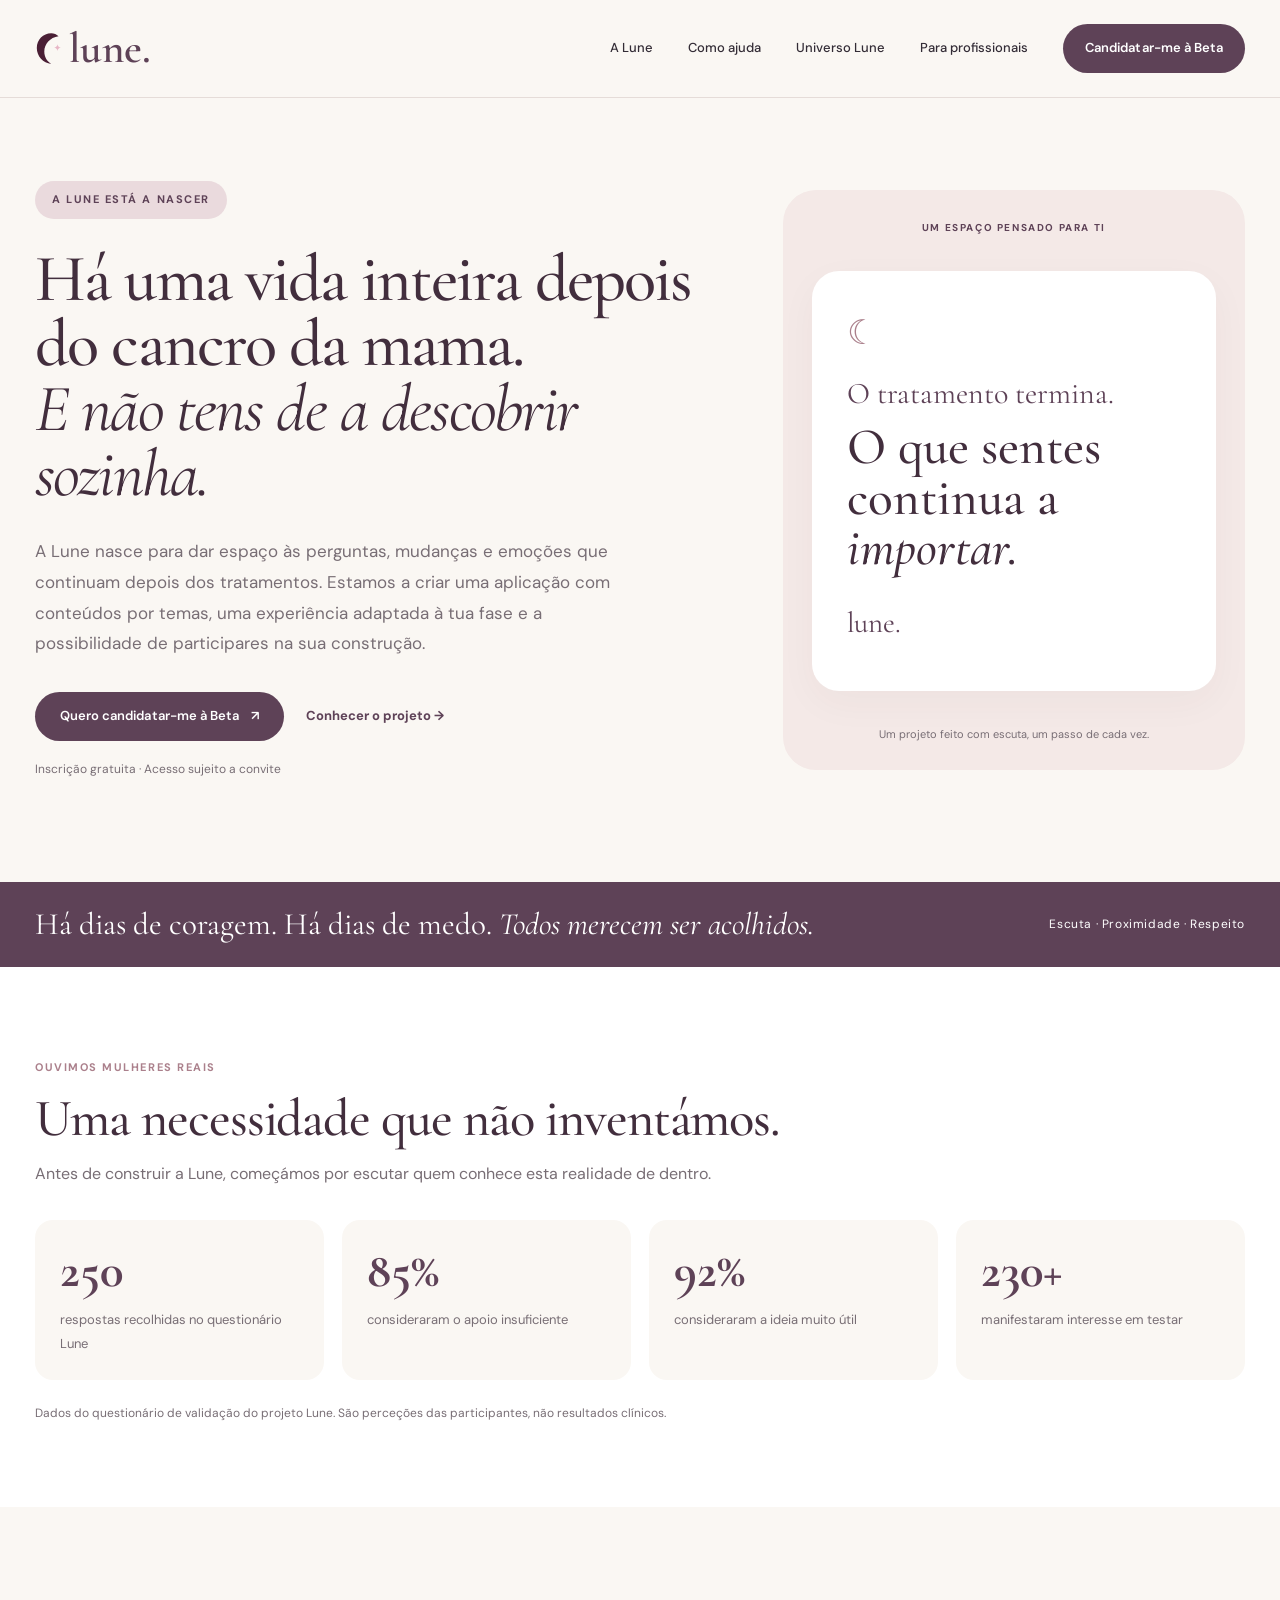
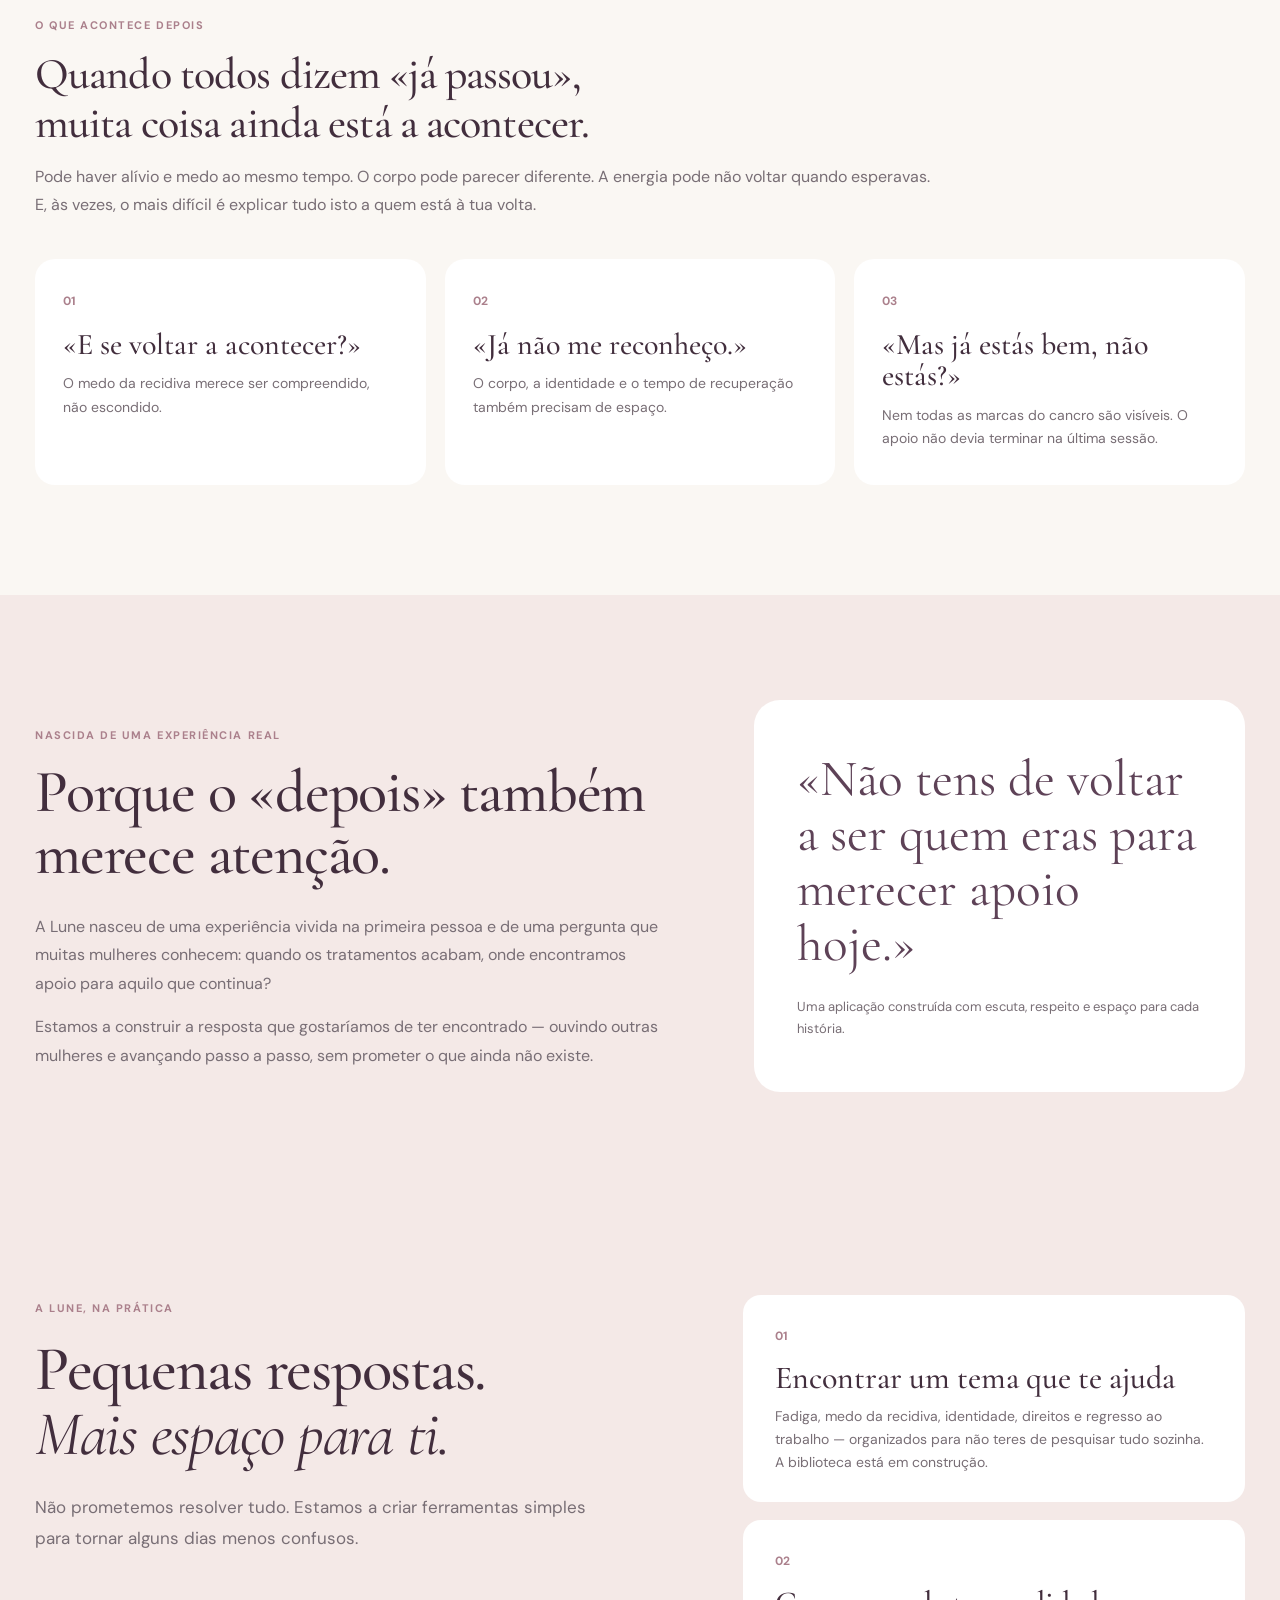
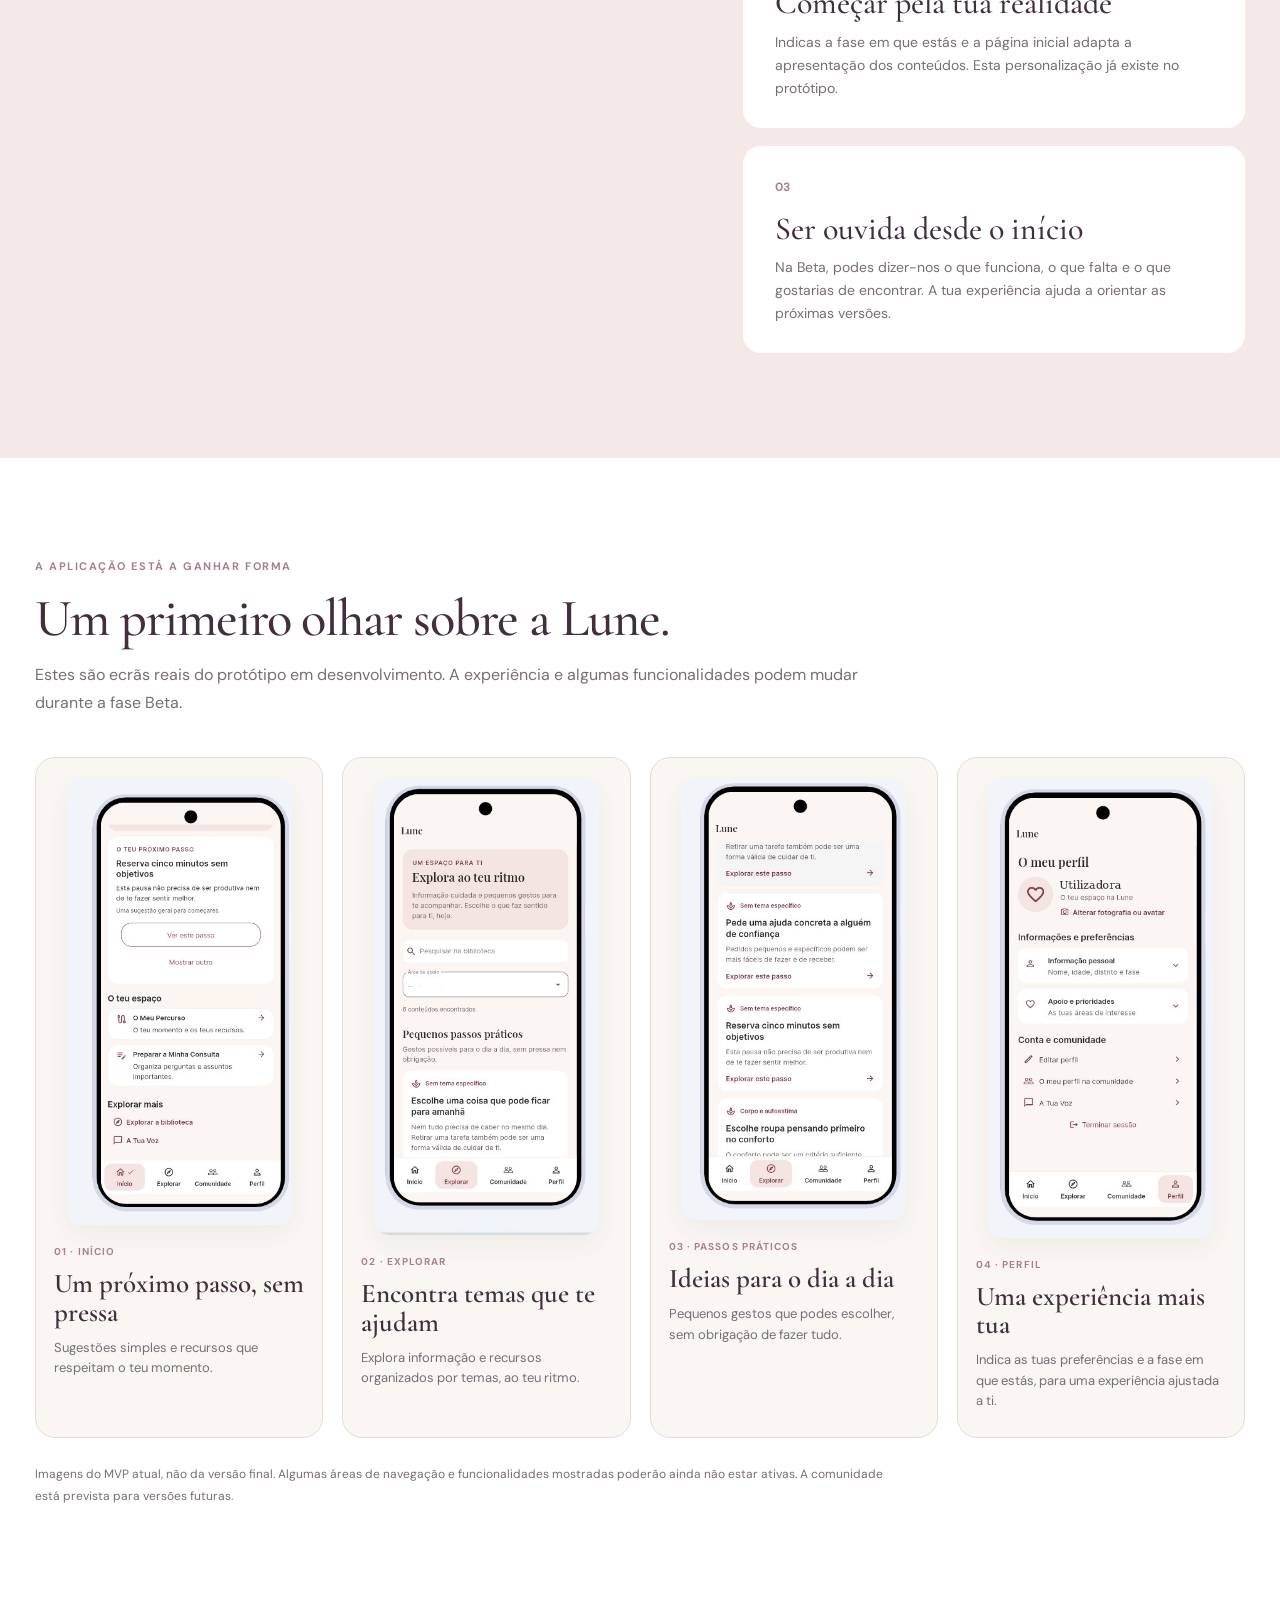
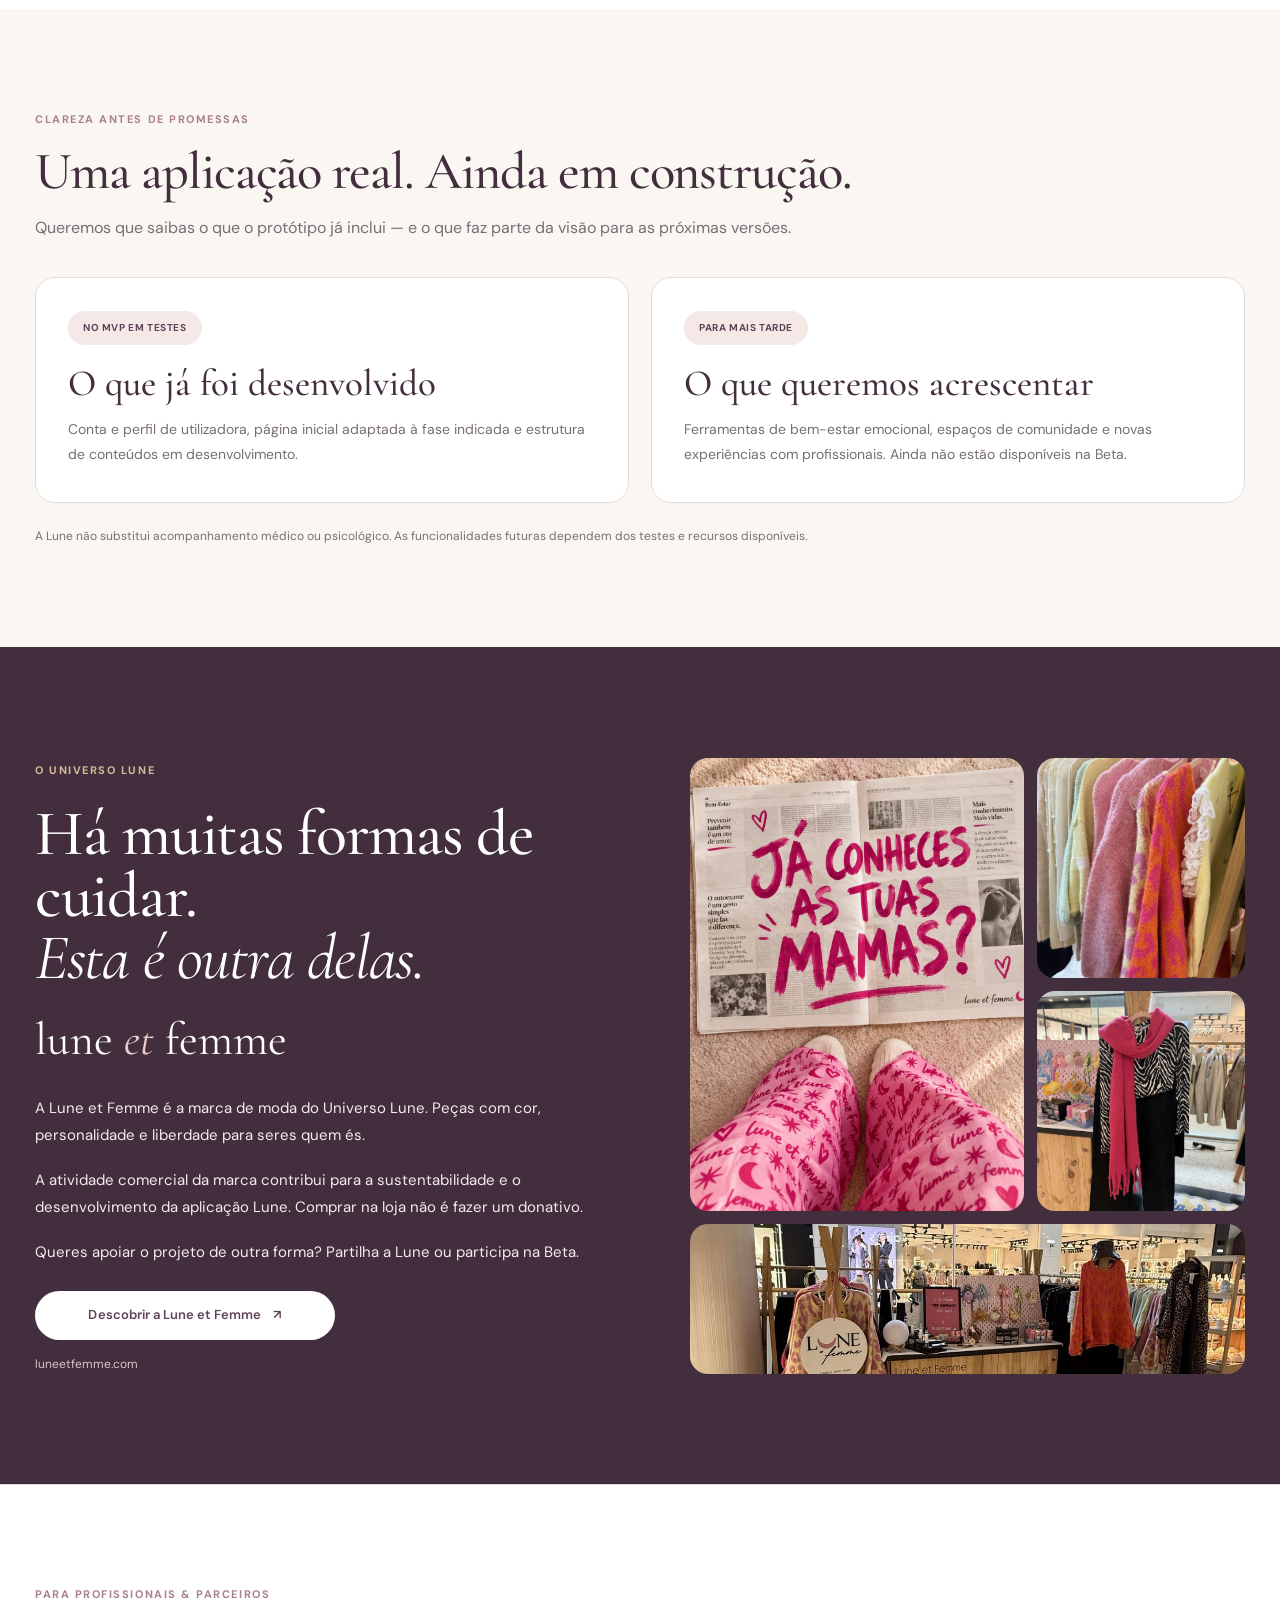
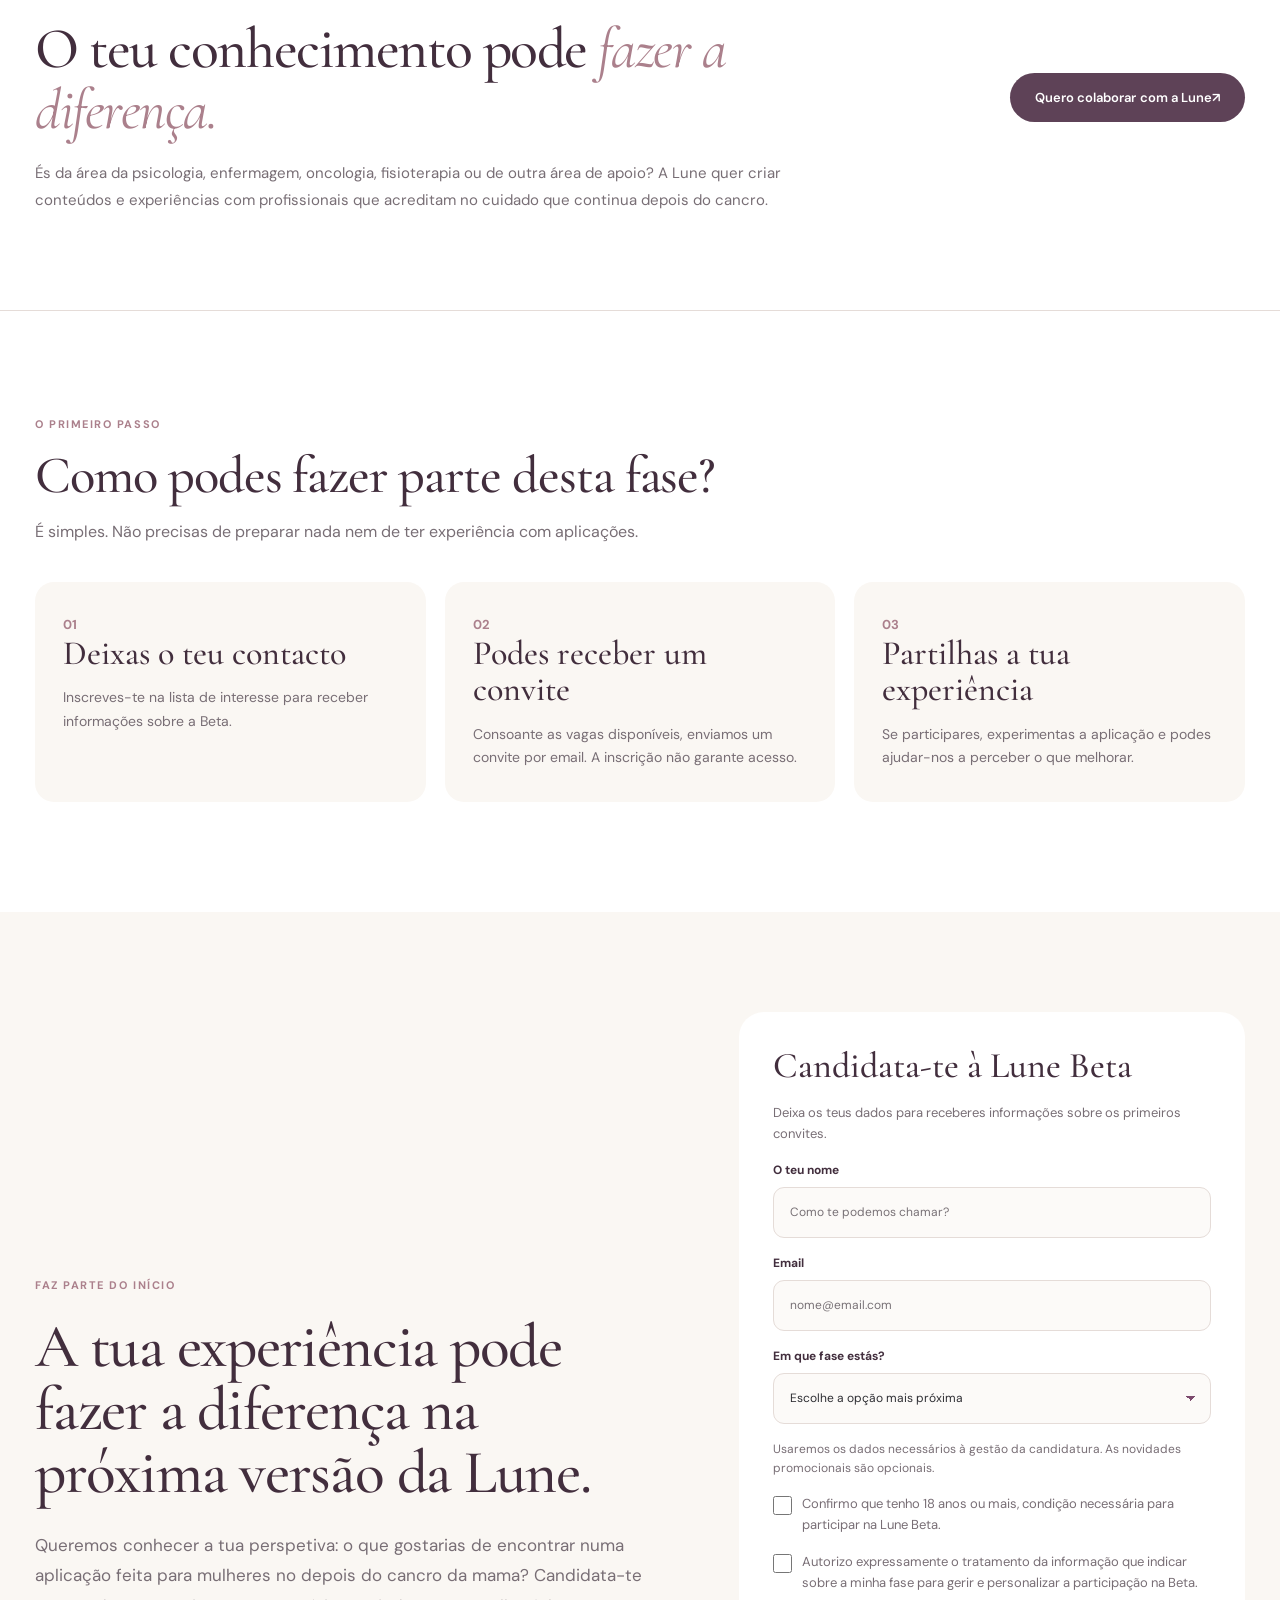
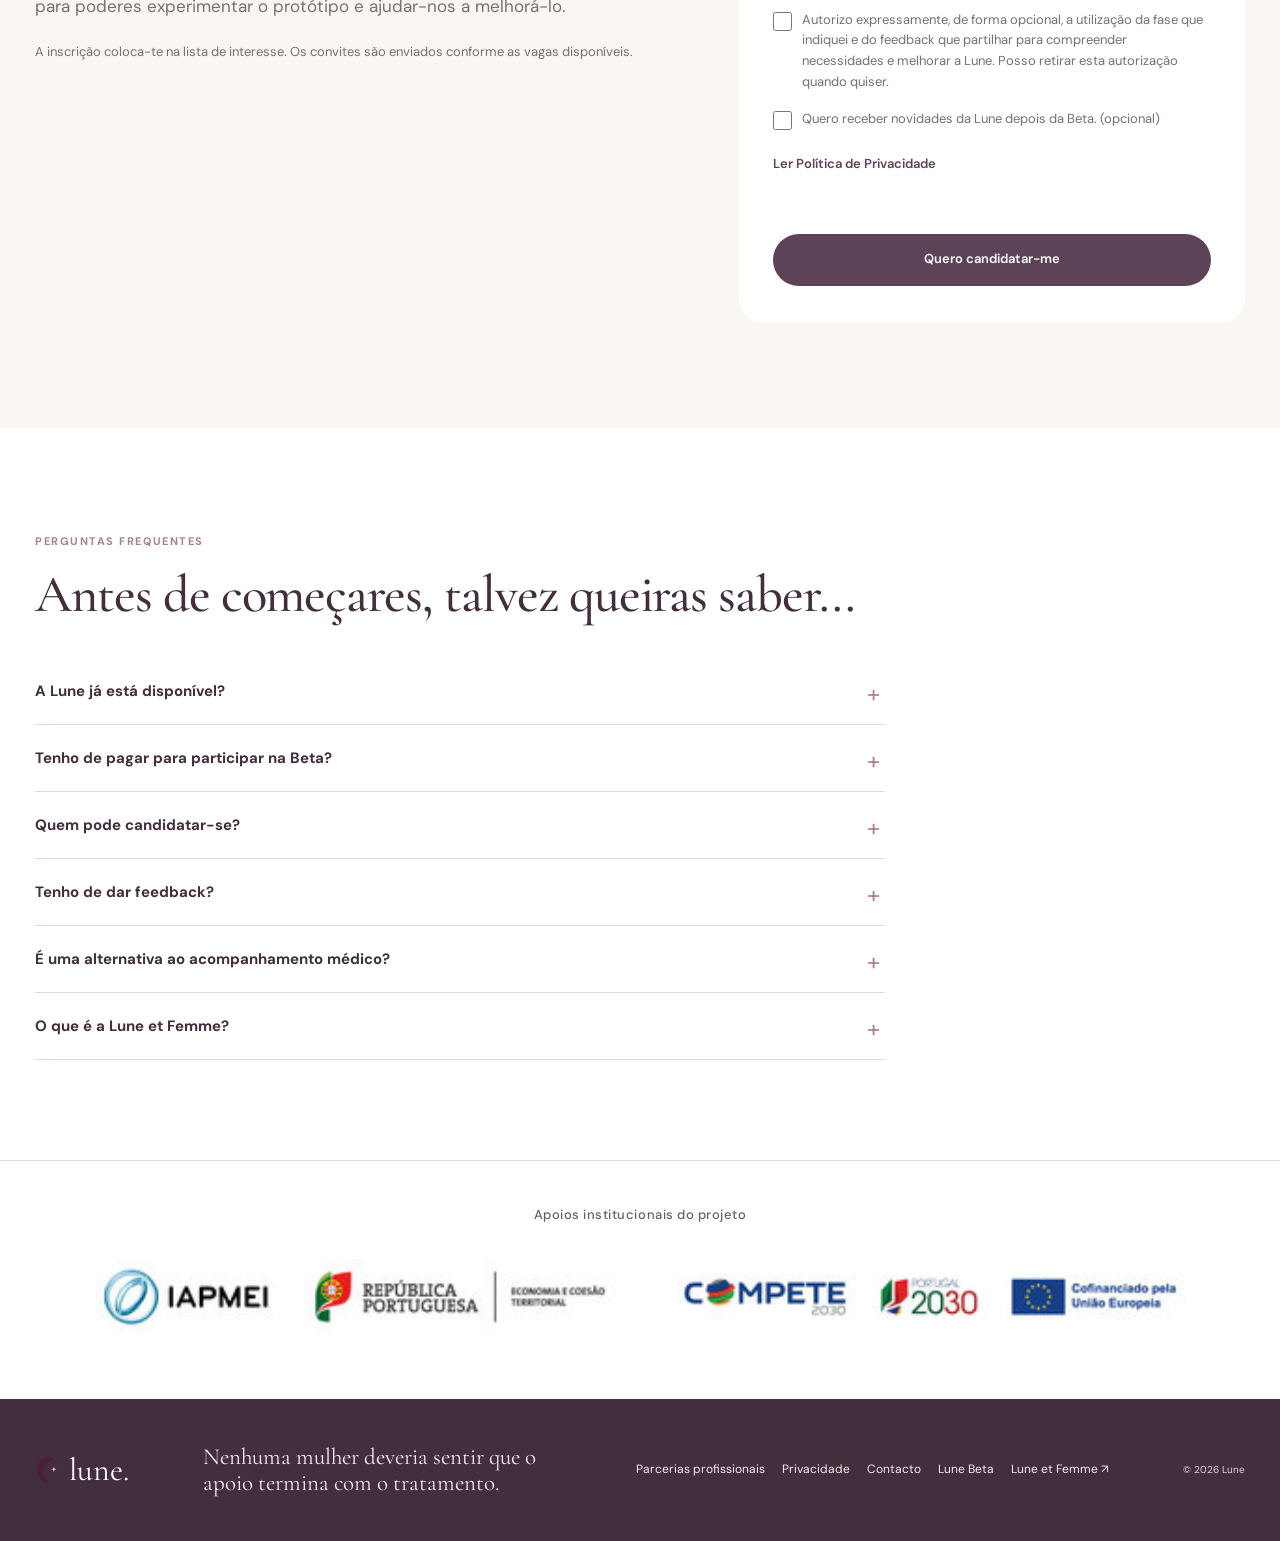
<file: public/index.html>
<!doctype html>
<html lang="pt-PT">
<head>
  <meta charset="utf-8">
  <meta name="viewport" content="width=device-width, initial-scale=1">
  <meta name="theme-color" content="#FAF7F3">
  <title>Lune — O cuidado continua depois do cancro da mama</title>
  <meta name="description" content="A Lune está a nascer para acompanhar mulheres depois do cancro da mama. Conhece o projeto e candidata-te à Lune Beta.">
  <link rel="canonical" href="https://lune.pt/">
  <meta property="og:url" content="https://lune.pt/">
  <meta property="og:site_name" content="Lune">
  <meta property="og:type" content="website">
  <meta property="og:title" content="Lune — Há uma vida inteira depois do cancro da mama">
  <meta property="og:description" content="Informação, apoio e uma experiência criada com mulheres para o depois dos tratamentos. Conhece a Lune Beta.">
  <link rel="icon" href="assets/logo-moon.svg" type="image/svg+xml">
  <link rel="stylesheet" href="styles.css">
  <link rel="stylesheet" href="redesign.css">
</head>
<body>
  <a class="skip-link" href="#conteudo">Saltar para o conteúdo</a>
  <header class="site-header">
    <div class="wrap header-inner">
      <a class="brand" href="#top" aria-label="Lune — início"><img src="assets/logo-moon.svg" alt=""><span>lune.</span></a>
      <nav class="nav" aria-label="Navegação principal">
        <a href="#historia" data-scroll>A Lune</a>
        <a href="#beneficios" data-scroll>Como ajuda</a>
        <a href="#universo" data-scroll>Universo Lune</a>
        <a href="/parcerias.html">Para profissionais</a>
        <a class="btn btn-primary nav-cta" href="#beta" data-scroll>Candidatar-me à Beta</a>
      </nav>
    </div>
  </header>

  <main id="conteudo">
    <section class="hero" id="top">
      <div class="wrap hero-grid">
        <div class="hero-copy">
          <span class="eyebrow eyebrow-pill">A LUNE ESTÁ A NASCER</span>
          <h1>Há uma vida inteira depois do cancro da mama.<br><em>E não tens de a descobrir sozinha.</em></h1>
          <p class="hero-lead">A Lune nasce para dar espaço às perguntas, mudanças e emoções que continuam depois dos tratamentos. Estamos a criar uma aplicação com conteúdos por temas, uma experiência adaptada à tua fase e a possibilidade de participares na sua construção.</p>
          <div class="hero-actions">
            <a class="btn btn-primary" href="#beta" data-scroll>Quero candidatar-me à Beta <span aria-hidden="true">↗</span></a>
            <a class="text-link" href="#beneficios" data-scroll>Conhecer o projeto <span aria-hidden="true">→</span></a>
          </div>
          <p class="hero-note">Inscrição gratuita · Acesso sujeito a convite</p>
        </div>
        <div class="hero-editorial" aria-label="Composição editorial da marca Lune">
          <span class="hero-editorial-kicker">UM ESPAÇO PENSADO PARA TI</span>
          <div class="hero-editorial-paper">
            <span class="tiny-moon" aria-hidden="true">☾</span>
            <p>O tratamento termina.</p>
            <strong>O que sentes<br>continua a<br><em>importar.</em></strong>
            <span class="hero-editorial-signature">lune.</span>
          </div>
          <p class="hero-editorial-note">Um projeto feito com escuta, um passo de cada vez.</p>
        </div>
      </div>
    </section>

    <section class="editorial-band" aria-label="Mensagem Lune">
      <div class="wrap"><p>Há dias de coragem. Há dias de medo. <em>Todos merecem ser acolhidos.</em></p><span>Escuta · Proximidade · Respeito</span></div>
    </section>

    <section class="validation" aria-labelledby="validacao-title">
      <div class="wrap">
        <span class="eyebrow">OUVIMOS MULHERES REAIS</span>
        <h2 id="validacao-title" class="section-title">Uma necessidade que não inventámos.</h2>
        <p class="section-sub">Antes de construir a Lune, começámos por escutar quem conhece esta realidade de dentro.</p>
        <div class="stats">
          <div class="stat"><strong>250</strong><span>respostas recolhidas no questionário Lune</span></div>
          <div class="stat"><strong>85%</strong><span>consideraram o apoio insuficiente</span></div>
          <div class="stat"><strong>92%</strong><span>consideraram a ideia muito útil</span></div>
          <div class="stat"><strong>230+</strong><span>manifestaram interesse em testar</span></div>
        </div>
        <p class="data-note">Dados do questionário de validação do projeto Lune. São perceções das participantes, não resultados clínicos.</p>
      </div>
    </section>

    <section class="problem" aria-labelledby="problema-title">
      <div class="wrap">
        <span class="eyebrow">O QUE ACONTECE DEPOIS</span>
        <h2 id="problema-title" class="section-title">Quando todos dizem «já passou»,<br> muita coisa ainda está a acontecer.</h2>
        <p class="section-sub">Pode haver alívio e medo ao mesmo tempo. O corpo pode parecer diferente. A energia pode não voltar quando esperavas. E, às vezes, o mais difícil é explicar tudo isto a quem está à tua volta.</p>
        <div class="problem-cards">
          <article class="soft-card"><span class="card-number">01</span><h3>«E se voltar a acontecer?»</h3><p>O medo da recidiva merece ser compreendido, não escondido.</p></article>
          <article class="soft-card"><span class="card-number">02</span><h3>«Já não me reconheço.»</h3><p>O corpo, a identidade e o tempo de recuperação também precisam de espaço.</p></article>
          <article class="soft-card"><span class="card-number">03</span><h3>«Mas já estás bem, não estás?»</h3><p>Nem todas as marcas do cancro são visíveis. O apoio não devia terminar na última sessão.</p></article>
        </div>
      </div>
    </section>

    <section id="historia" class="story" aria-labelledby="historia-title">
      <div class="wrap story-grid">
        <div>
          <span class="eyebrow">NASCIDA DE UMA EXPERIÊNCIA REAL</span>
          <h2 id="historia-title">Porque o «depois» também merece atenção.</h2>
          <p>A Lune nasceu de uma experiência vivida na primeira pessoa e de uma pergunta que muitas mulheres conhecem: quando os tratamentos acabam, onde encontramos apoio para aquilo que continua?</p>
          <p>Estamos a construir a resposta que gostaríamos de ter encontrado — ouvindo outras mulheres e avançando passo a passo, sem prometer o que ainda não existe.</p>
        </div>
        <blockquote class="manifesto">«Não tens de voltar a ser quem eras para merecer apoio hoje.»<small>Uma aplicação construída com escuta, respeito e espaço para cada história.</small></blockquote>
      </div>
    </section>

    <section id="beneficios" class="features" aria-labelledby="beneficios-title">
      <div class="wrap feature-layout">
        <div class="feature-intro">
          <span class="eyebrow">A LUNE, NA PRÁTICA</span>
          <h2 id="beneficios-title">Pequenas respostas.<br><em>Mais espaço para ti.</em></h2>
          <p>Não prometemos resolver tudo. Estamos a criar ferramentas simples para tornar alguns dias menos confusos.</p>
        </div>
        <div class="feature-stack">
          <article class="benefit-card"><span>01</span><h3>Encontrar um tema que te ajuda</h3><p>Fadiga, medo da recidiva, identidade, direitos e regresso ao trabalho — organizados para não teres de pesquisar tudo sozinha. A biblioteca está em construção.</p></article>
          <article class="benefit-card"><span>02</span><h3>Começar pela tua realidade</h3><p>Indicas a fase em que estás e a página inicial adapta a apresentação dos conteúdos. Esta personalização já existe no protótipo.</p></article>
          <article class="benefit-card"><span>03</span><h3>Ser ouvida desde o início</h3><p>Na Beta, podes dizer-nos o que funciona, o que falta e o que gostarias de encontrar. A tua experiência ajuda a orientar as próximas versões.</p></article>
        </div>
      </div>
    </section>

    <section id="app-real" class="real-app" hidden aria-labelledby="app-real-title">
      <div class="wrap">
        <span class="eyebrow">POR DENTRO DA LUNE</span>
        <h2 class="section-title" id="app-real-title">Uma aplicação real, um passo de cada vez.</h2>
        <p class="section-sub">Estes ecrãs são capturas do protótipo em desenvolvimento. Algumas funcionalidades podem mudar durante a Beta.</p>
        <div class="app-shots">
          <figure class="app-shot" hidden><img data-mvp-image src="assets/mvp-home.jpg" alt="Captura real da página inicial da Lune"><figcaption>Uma página inicial adaptada à tua fase.</figcaption></figure>
          <figure class="app-shot" hidden><img data-mvp-image src="assets/mvp-conteudos.jpg" alt="Captura real da biblioteca de conteúdos da Lune"><figcaption>Temas organizados para encontrares o que precisas.</figcaption></figure>
          <figure class="app-shot" hidden><img data-mvp-image src="assets/mvp-perfil.jpg" alt="Captura real do perfil na Lune"><figcaption>O teu perfil, a tua experiência.</figcaption></figure>
        </div>
      </div>
    </section>

    <section class="roadmap" aria-labelledby="roadmap-title">
      <div class="wrap">
        <span class="eyebrow">CLAREZA ANTES DE PROMESSAS</span>
        <h2 id="roadmap-title" class="section-title">Uma aplicação real. Ainda em construção.</h2>
        <p class="section-sub">Queremos que saibas o que o protótipo já inclui — e o que faz parte da visão para as próximas versões.</p>
        <div class="roadmap-grid">
          <article class="roadmap-card"><span class="state">NO MVP EM TESTES</span><h3>O que já foi desenvolvido</h3><p>Conta e perfil de utilizadora, página inicial adaptada à fase indicada e estrutura de conteúdos em desenvolvimento.</p></article>
          <article class="roadmap-card"><span class="state">PARA MAIS TARDE</span><h3>O que queremos acrescentar</h3><p>Ferramentas de bem-estar emocional, espaços de comunidade e novas experiências com profissionais. Ainda não estão disponíveis na Beta.</p></article>
        </div>
        <p class="health-note">A Lune não substitui acompanhamento médico ou psicológico. As funcionalidades futuras dependem dos testes e recursos disponíveis.</p>
      </div>
    </section>

    <section id="universo" class="universe" aria-labelledby="universo-title">
      <div class="wrap universe-grid">
        <div class="universe-copy">
          <span class="eyebrow">O UNIVERSO LUNE</span>
          <h2 id="universo-title">Há muitas formas de cuidar.<br><em>Esta é outra delas.</em></h2>
          <p class="universe-brand">lune <i>et</i> femme</p>
          <p>A Lune et Femme é a marca de moda do Universo Lune. Peças com cor, personalidade e liberdade para seres quem és.</p>
          <p>A atividade comercial da marca contribui para a sustentabilidade e o desenvolvimento da aplicação Lune. Comprar na loja não é fazer um donativo.</p>
          <p class="universe-note">Queres apoiar o projeto de outra forma? Partilha a Lune ou participa na Beta.</p>
          <a class="btn btn-light" href="https://luneetfemme.com" target="_blank" rel="noopener noreferrer">Descobrir a Lune et Femme <span aria-hidden="true">↗</span></a>
          <span class="universe-url">luneetfemme.com</span>
        </div>
        <div class="universe-gallery" aria-label="Fotografias reais das campanhas, peças e presença física da Lune et Femme">
          <div class="femme-photo photo-main">
            <div class="photo-fallback campaign-fallback" aria-hidden="true"><small>SAÚDE · CORPO · VIDA REAL</small><strong>JÁ CONHECES<br>AS TUAS<br>MAMAS?</strong><em>lune et femme ☾</em></div>
            <img data-photo src="assets/femme-campanha.jpg" alt="Campanha editorial da Lune et Femme com jornal e mensagem de sensibilização" loading="eager" decoding="async">
          </div>
          <div class="femme-photo photo-knits">
            <div class="photo-fallback knit-fallback" aria-hidden="true"><span>As nossas malhas</span></div>
            <img data-photo src="assets/femme-malhas.jpg" alt="Malhas coloridas da Lune et Femme" loading="eager" decoding="async">
          </div>
          <div class="femme-photo photo-look">
            <div class="photo-fallback look-fallback" aria-hidden="true"><span>Looks com personalidade</span></div>
            <img data-photo src="assets/femme-look.jpg" alt="Look Lune et Femme com estampado zebra e cachecol rosa" loading="eager" decoding="async">
          </div>
          <div class="femme-photo photo-detail">
            <div class="photo-fallback detail-fallback" aria-hidden="true"><small>LUNE ET FEMME</small><span>Uma marca real. Uma missão partilhada.</span></div>
            <img data-photo src="assets/femme-stand.jpg" alt="Stand da Lune et Femme num centro comercial, com peças de roupa expostas" loading="eager" decoding="async">
          </div>
        </div>
      </div>
    </section>

    <section class="partner-invite" aria-labelledby="partner-invite-title">
      <div class="wrap partner-invite-inner">
        <div>
          <span class="eyebrow">PARA PROFISSIONAIS &amp; PARCEIROS</span>
          <h2 id="partner-invite-title">O teu conhecimento pode <em>fazer a diferença.</em></h2>
          <p>És da área da psicologia, enfermagem, oncologia, fisioterapia ou de outra área de apoio? A Lune quer criar conteúdos e experiências com profissionais que acreditam no cuidado que continua depois do cancro.</p>
        </div>
        <a class="btn btn-primary" href="/parcerias.html">Quero colaborar com a Lune <span aria-hidden="true">↗</span></a>
      </div>
    </section>

    <section class="how" id="como-funciona" aria-labelledby="como-funciona-title">
      <div class="wrap">
        <span class="eyebrow">O PRIMEIRO PASSO</span>
        <h2 id="como-funciona-title" class="section-title">Como podes fazer parte desta fase?</h2>
        <p class="section-sub">É simples. Não precisas de preparar nada nem de ter experiência com aplicações.</p>
        <div class="how-grid">
          <article class="step"><span class="step-number">01</span><h3>Deixas o teu contacto</h3><p>Inscreves-te na lista de interesse para receber informações sobre a Beta.</p></article>
          <article class="step"><span class="step-number">02</span><h3>Podes receber um convite</h3><p>Consoante as vagas disponíveis, enviamos um convite por email. A inscrição não garante acesso.</p></article>
          <article class="step"><span class="step-number">03</span><h3>Partilhas a tua experiência</h3><p>Se participares, experimentas a aplicação e podes ajudar-nos a perceber o que melhorar.</p></article>
        </div>
      </div>
    </section>

    <section id="beta" class="signup" aria-labelledby="beta-title">
      <div class="wrap signup-grid">
        <div class="signup-copy">
          <span class="eyebrow">FAZ PARTE DO INÍCIO</span>
          <h2 id="beta-title">A tua experiência pode fazer a diferença na próxima versão da Lune.</h2>
          <p>Queremos conhecer a tua perspetiva: o que gostarias de encontrar numa aplicação feita para mulheres no depois do cancro da mama? Candidata-te para poderes experimentar o protótipo e ajudar-nos a melhorá-lo.</p>
          <p class="signup-disclaimer">A inscrição coloca-te na lista de interesse. Os convites são enviados conforme as vagas disponíveis.</p>
        </div>
        <form id="beta-form" class="signup-form" novalidate>
          <h3>Candidata-te à Lune Beta</h3>
          <p class="form-intro">Deixa os teus dados para receberes informações sobre os primeiros convites.</p>
          <label class="field-label">O teu nome<input class="field" type="text" name="nome" placeholder="Como te podemos chamar?" autocomplete="name" minlength="2" maxlength="120" required></label>
          <label class="field-label">Email<input class="field" type="email" name="email" placeholder="nome@email.com" autocomplete="email" maxlength="254" required></label>
          <label class="field-label">Em que fase estás?<select class="field" name="fase" required>
            <option value="" selected disabled>Escolhe a opção mais próxima</option>
            <option>Em tratamento ativo</option>
            <option>Terminei os tratamentos recentemente</option>
            <option>Em hormonoterapia / terapêutica adjuvante</option>
            <option>Em reconstrução e recuperação</option>
            <option>Em acompanhamento após os tratamentos</option>
            <option>Outra fase</option>
          </select></label>
          <input class="hp" type="text" name="website" tabindex="-1" autocomplete="off" aria-hidden="true">
          <p class="form-note">Usaremos os dados necessários à gestão da candidatura. As novidades promocionais são opcionais.</p>
          <label class="consent"><input type="checkbox" name="confirmacao_maioridade" required><span>Confirmo que tenho 18 anos ou mais, condição necessária para participar na Lune Beta.</span></label>
          <label class="consent"><input type="checkbox" name="consentimento_dados_saude" required><span>Autorizo expressamente o tratamento da informação que indicar sobre a minha fase para gerir e personalizar a participação na Beta.</span></label>
          <label class="consent"><input type="checkbox" name="consentimento_melhoria"><span>Autorizo expressamente, de forma opcional, a utilização da fase que indiquei e do feedback que partilhar para compreender necessidades e melhorar a Lune. Posso retirar esta autorização quando quiser.</span></label>
          <label class="consent"><input type="checkbox" name="consentimento_marketing"><span>Quero receber novidades da Lune depois da Beta. (opcional)</span></label>
          <a class="privacy-link" href="privacidade.html">Ler Política de Privacidade</a>
          <div class="form-status" role="status" aria-live="polite"></div>
          <button class="btn btn-primary btn-wide" type="submit">Quero candidatar-me</button>
        </form>
      </div>
    </section>

    <section id="faq" class="faq" aria-labelledby="faq-title">
      <div class="wrap">
        <span class="eyebrow">PERGUNTAS FREQUENTES</span>
        <h2 class="section-title" id="faq-title">Antes de começares, talvez queiras saber...</h2>
        <div class="faq-list">
          <details><summary>A Lune já está disponível?</summary><p>O protótipo está em desenvolvimento e a Beta será aberta progressivamente por convite. A inscrição não dá acesso imediato.</p></details>
          <details><summary>Tenho de pagar para participar na Beta?</summary><p>Não. O acesso à fase Beta é gratuito para as participantes convidadas.</p></details>
          <details><summary>Quem pode candidatar-se?</summary><p>A Lune destina-se a mulheres adultas com experiência de cancro da mama, sobretudo durante a transição entre tratamentos, terapêuticas prolongadas e o período de recuperação.</p></details>
          <details><summary>Tenho de dar feedback?</summary><p>O feedback ajuda-nos muito, mas queremos respeitar o teu tempo e a tua energia. Vamos criar oportunidades simples para partilhares o que achas.</p></details>
          <details><summary>É uma alternativa ao acompanhamento médico?</summary><p>Não. A Lune procura oferecer informação, orientação prática e, no futuro, comunidade. Não substitui diagnóstico, tratamento ou acompanhamento médico e psicológico.</p></details>
          <details><summary>O que é a Lune et Femme?</summary><p>É uma marca de moda ligada ao Universo Lune. A sua atividade comercial ajuda a apoiar o desenvolvimento da aplicação. A compra de peças não é um donativo.</p></details>
        </div>
      </div>
    </section>

    <section class="funding" aria-label="Apoios institucionais">
      <div class="wrap"><p class="funding-label">Apoios institucionais do projeto</p>
        <div class="funding-banner"><img src="assets/portugal2030-banner.svg" alt="IAPMEI, República Portuguesa, COMPETE 2030, Portugal 2030 e União Europeia"></div>
      </div>
    </section>
  </main>
  <footer class="footer">
    <div class="wrap footer-inner">
      <a class="footer-brand" href="#top"><img src="assets/logo-moon.svg" alt=""><span>lune.</span></a>
      <span>Nenhuma mulher deveria sentir que o apoio termina com o tratamento.</span>
      <div class="footer-links"><a href="/parcerias.html">Parcerias profissionais</a><a href="privacidade.html">Privacidade</a><a href="mailto:luneetfemme@gmail.com">Contacto</a><a href="#beta">Lune Beta</a><a href="https://luneetfemme.com" target="_blank" rel="noopener noreferrer">Lune et Femme ↗</a></div>
      <small>© 2026 Lune</small>
    </div>
  </footer>
  <script src="app.js?v=20261030-beta6" defer></script>
  <script src="media.js" defer></script>
</body>
</html>
</file>
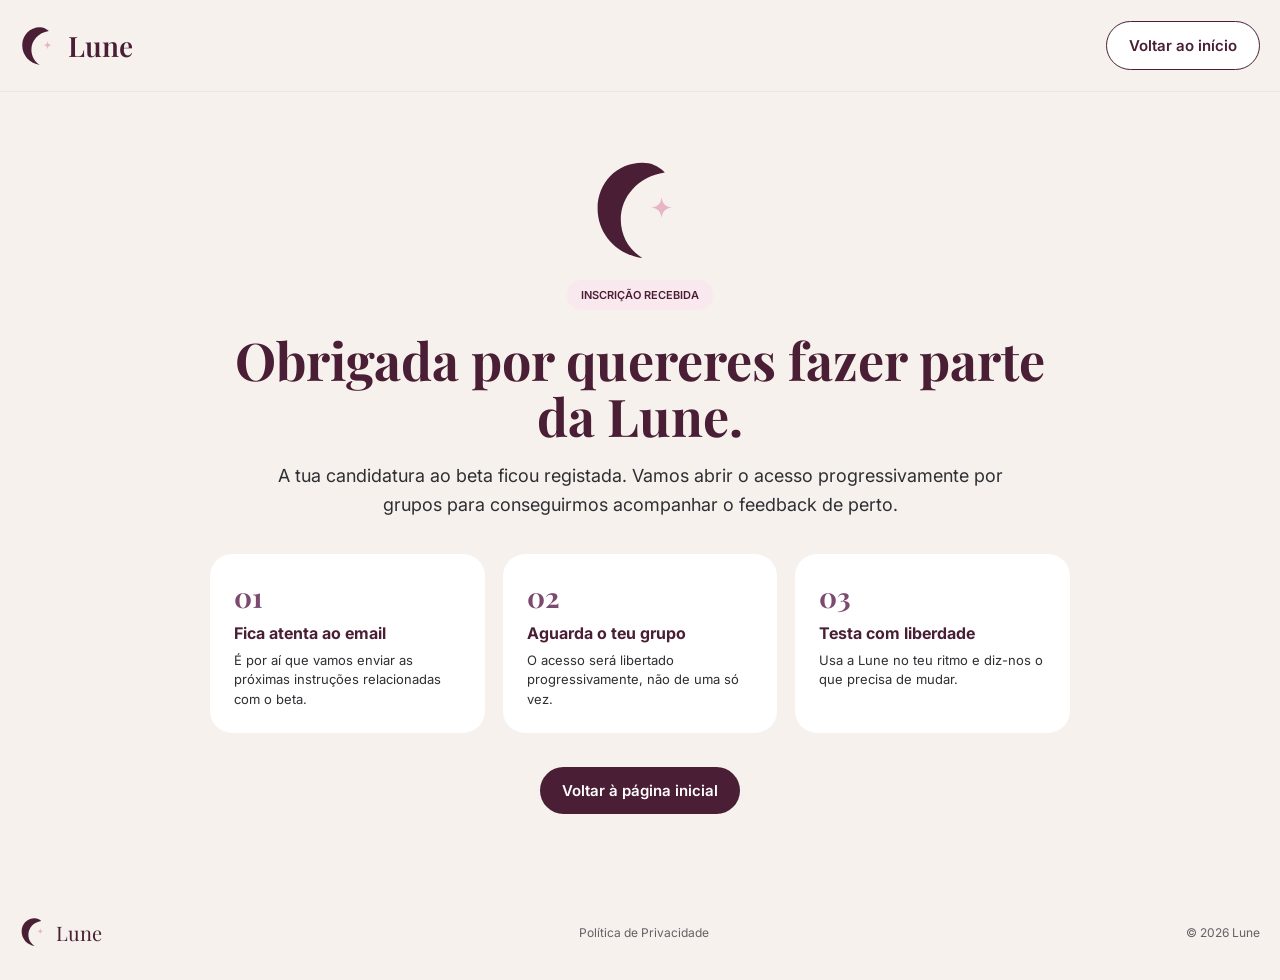
<file: public/obrigada.html>
<!doctype html>
<html lang="pt-PT">
<head>
  <meta charset="utf-8">
  <meta name="viewport" content="width=device-width, initial-scale=1">
  <title>Inscrição recebida — Lune Beta</title>
  <meta name="robots" content="noindex">
  <meta name="theme-color" content="#F6F1EC">
  <link rel="icon" href="assets/logo-moon.svg" type="image/svg+xml">
  <link rel="stylesheet" href="styles.css">
</head>
<body class="thanks-page">
  <header class="site-header">
    <div class="wrap header-inner">
      <a class="brand" href="index.html"><img src="assets/logo-moon.svg" alt=""><span>Lune</span></a>
      <a class="btn btn-secondary" href="index.html">Voltar ao início</a>
    </div>
  </header>

  <main class="thanks-main">
    <div class="thanks-card">
      <img class="thanks-icon" src="assets/logo-moon.svg" alt="">
      <span class="legal-kicker">INSCRIÇÃO RECEBIDA</span>
      <h1>Obrigada por quereres fazer parte da Lune.</h1>
      <p class="lead">A tua candidatura ao beta ficou registada. Vamos abrir o acesso progressivamente por grupos para conseguirmos acompanhar o feedback de perto.</p>

      <div class="thanks-steps">
        <article class="thanks-step">
          <strong>01</strong>
          <h2>Fica atenta ao email</h2>
          <p>É por aí que vamos enviar as próximas instruções relacionadas com o beta.</p>
        </article>
        <article class="thanks-step">
          <strong>02</strong>
          <h2>Aguarda o teu grupo</h2>
          <p>O acesso será libertado progressivamente, não de uma só vez.</p>
        </article>
        <article class="thanks-step">
          <strong>03</strong>
          <h2>Testa com liberdade</h2>
          <p>Usa a Lune no teu ritmo e diz-nos o que precisa de mudar.</p>
        </article>
      </div>

      <a class="btn btn-primary" href="index.html">Voltar à página inicial</a>
    </div>
  </main>

  <footer class="footer">
    <div class="wrap footer-inner">
      <div class="footer-brand"><img src="assets/logo-moon.svg" alt=""><span>Lune</span></div>
      <a href="privacidade.html">Política de Privacidade</a>
      <span>© 2026 Lune</span>
    </div>
  </footer>
</body>
</html>
</file>
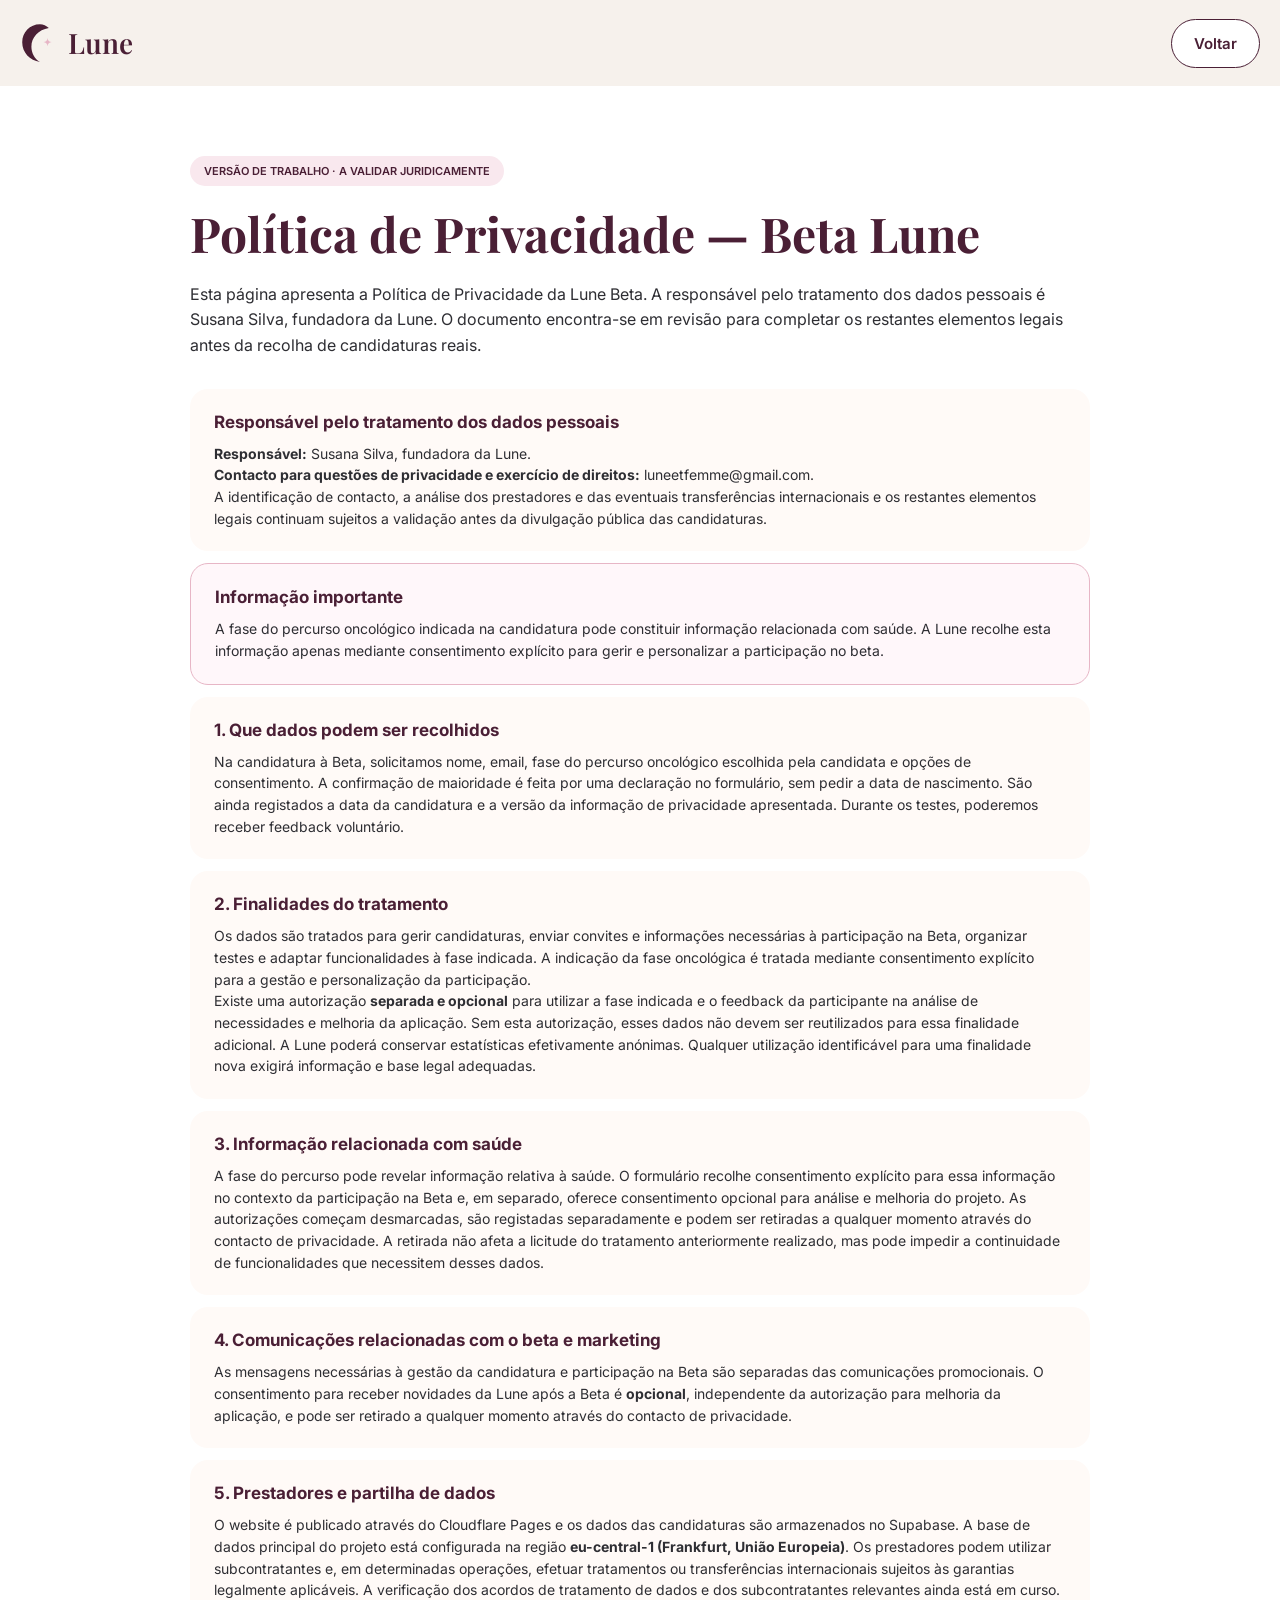
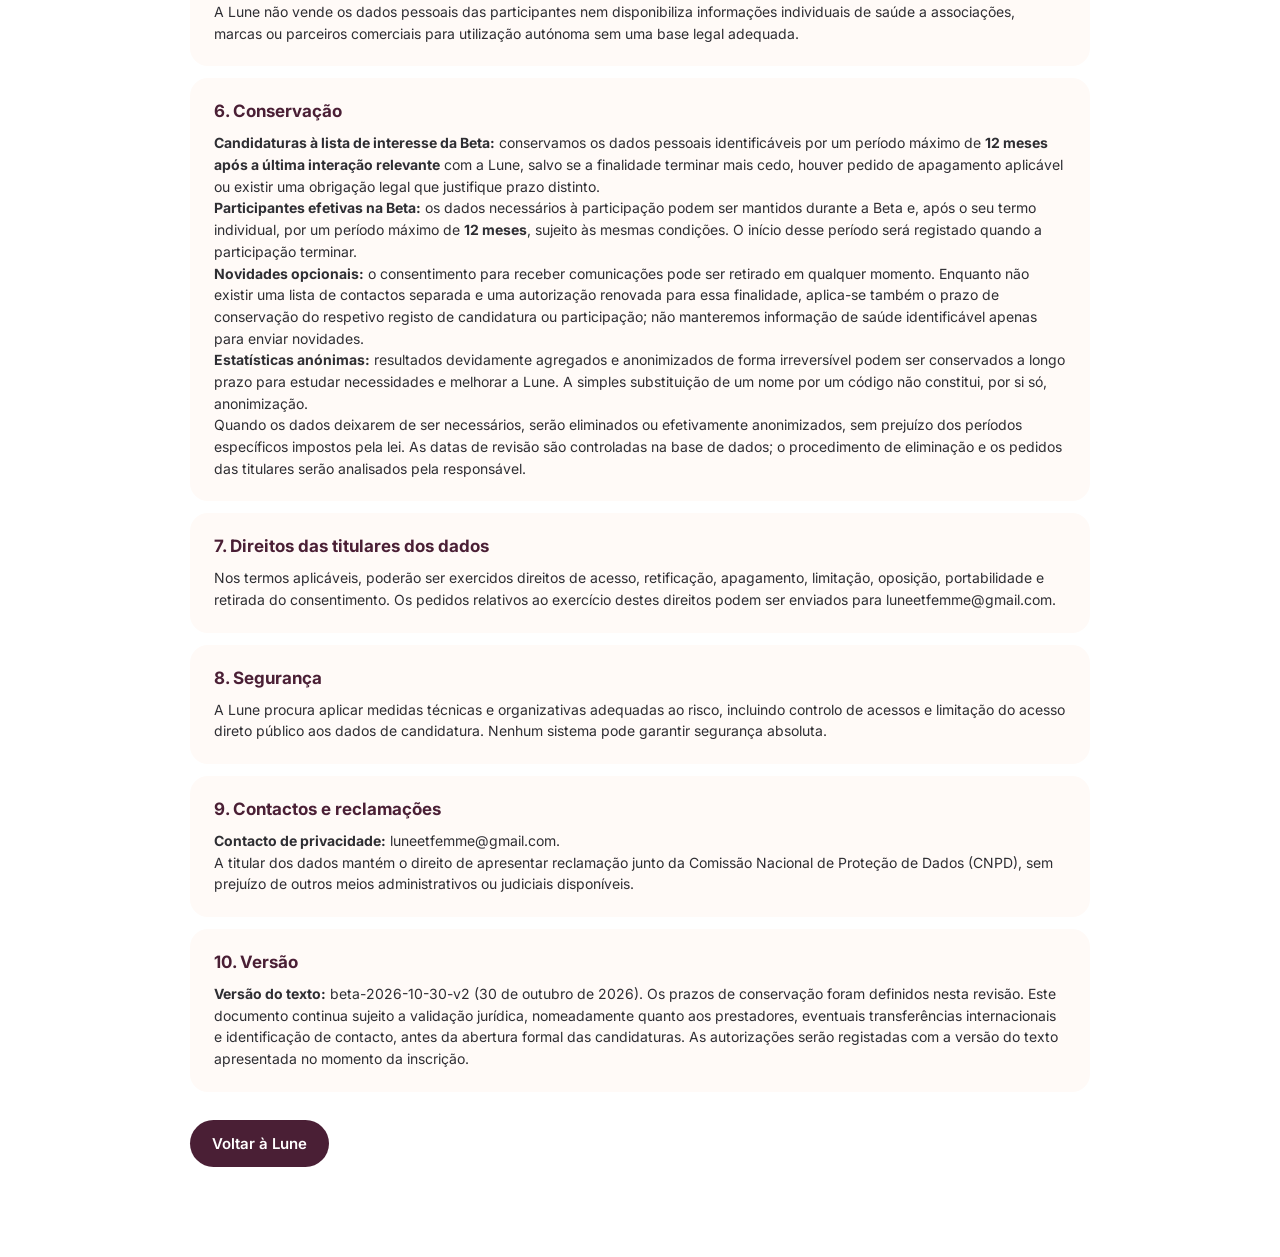
<file: public/privacidade.html>
<!doctype html>
<html lang="pt-PT">
<head>
  <meta charset="utf-8">
  <meta name="viewport" content="width=device-width, initial-scale=1">
  <title>Política de Privacidade — Lune Beta</title>
  <meta name="description" content="Política de Privacidade da fase beta da Lune.">
  <meta name="robots" content="noindex, follow">
  <meta name="theme-color" content="#F6F1EC">
  <link rel="icon" href="assets/logo-moon.svg" type="image/svg+xml">
  <link rel="stylesheet" href="styles.css">
</head>
<body class="legal-page">
  <header class="legal-header">
    <div class="wrap header-inner">
      <a class="brand" href="index.html" aria-label="Lune, voltar ao início">
        <img src="assets/logo-moon.svg" alt=""><span>Lune</span>
      </a>
      <a class="btn btn-secondary" href="index.html">Voltar</a>
    </div>
  </header>

  <main class="legal-content">
    <span class="legal-kicker">VERSÃO DE TRABALHO · A VALIDAR JURIDICAMENTE</span>
    <h1>Política de Privacidade — Beta Lune</h1>
    <p class="lead">Esta página apresenta a Política de Privacidade da Lune Beta. A responsável pelo tratamento dos dados pessoais é Susana Silva, fundadora da Lune. O documento encontra-se em revisão para completar os restantes elementos legais antes da recolha de candidaturas reais.</p>

    <section class="legal-section">
      <h2>Responsável pelo tratamento dos dados pessoais</h2>
      <p><strong>Responsável:</strong> Susana Silva, fundadora da Lune.</p>
      <p><strong>Contacto para questões de privacidade e exercício de direitos:</strong> <a href="mailto:luneetfemme@gmail.com">luneetfemme@gmail.com</a>.</p>
      <p>A identificação de contacto, a análise dos prestadores e das eventuais transferências internacionais e os restantes elementos legais continuam sujeitos a validação antes da divulgação pública das candidaturas.</p>
    </section>

    <section class="legal-section legal-warning">
      <h2>Informação importante</h2>
      <p>A fase do percurso oncológico indicada na candidatura pode constituir informação relacionada com saúde. A Lune recolhe esta informação apenas mediante consentimento explícito para gerir e personalizar a participação no beta.</p>
    </section>

    <section class="legal-section">
      <h2>1. Que dados podem ser recolhidos</h2>
      <p>Na candidatura à Beta, solicitamos nome, email, fase do percurso oncológico escolhida pela candidata e opções de consentimento. A confirmação de maioridade é feita por uma declaração no formulário, sem pedir a data de nascimento. São ainda registados a data da candidatura e a versão da informação de privacidade apresentada. Durante os testes, poderemos receber feedback voluntário.</p>
    </section>

    <section class="legal-section">
      <h2>2. Finalidades do tratamento</h2>
      <p>Os dados são tratados para gerir candidaturas, enviar convites e informações necessárias à participação na Beta, organizar testes e adaptar funcionalidades à fase indicada. A indicação da fase oncológica é tratada mediante consentimento explícito para a gestão e personalização da participação.</p><p>Existe uma autorização <strong>separada e opcional</strong> para utilizar a fase indicada e o feedback da participante na análise de necessidades e melhoria da aplicação. Sem esta autorização, esses dados não devem ser reutilizados para essa finalidade adicional. A Lune poderá conservar estatísticas efetivamente anónimas. Qualquer utilização identificável para uma finalidade nova exigirá informação e base legal adequadas.</p>
    </section>

    <section class="legal-section">
      <h2>3. Informação relacionada com saúde</h2>
      <p>A fase do percurso pode revelar informação relativa à saúde. O formulário recolhe consentimento explícito para essa informação no contexto da participação na Beta e, em separado, oferece consentimento opcional para análise e melhoria do projeto. As autorizações começam desmarcadas, são registadas separadamente e podem ser retiradas a qualquer momento através do contacto de privacidade. A retirada não afeta a licitude do tratamento anteriormente realizado, mas pode impedir a continuidade de funcionalidades que necessitem desses dados.</p>
    </section>

    <section class="legal-section">
      <h2>4. Comunicações relacionadas com o beta e marketing</h2>
      <p>As mensagens necessárias à gestão da candidatura e participação na Beta são separadas das comunicações promocionais. O consentimento para receber novidades da Lune após a Beta é <strong>opcional</strong>, independente da autorização para melhoria da aplicação, e pode ser retirado a qualquer momento através do contacto de privacidade.</p>
    </section>

    <section class="legal-section">
      <h2>5. Prestadores e partilha de dados</h2>
      <p>O website é publicado através do Cloudflare Pages e os dados das candidaturas são armazenados no Supabase. A base de dados principal do projeto está configurada na região <strong>eu-central-1 (Frankfurt, União Europeia)</strong>. Os prestadores podem utilizar subcontratantes e, em determinadas operações, efetuar tratamentos ou transferências internacionais sujeitos às garantias legalmente aplicáveis. A verificação dos acordos de tratamento de dados e dos subcontratantes relevantes ainda está em curso.</p><p>A Lune não vende os dados pessoais das participantes nem disponibiliza informações individuais de saúde a associações, marcas ou parceiros comerciais para utilização autónoma sem uma base legal adequada.</p>
    </section>

    <section class="legal-section">
      <h2>6. Conservação</h2>
      <p><strong>Candidaturas à lista de interesse da Beta:</strong> conservamos os dados pessoais identificáveis por um período máximo de <strong>12 meses após a última interação relevante</strong> com a Lune, salvo se a finalidade terminar mais cedo, houver pedido de apagamento aplicável ou existir uma obrigação legal que justifique prazo distinto.</p><p><strong>Participantes efetivas na Beta:</strong> os dados necessários à participação podem ser mantidos durante a Beta e, após o seu termo individual, por um período máximo de <strong>12 meses</strong>, sujeito às mesmas condições. O início desse período será registado quando a participação terminar.</p><p><strong>Novidades opcionais:</strong> o consentimento para receber comunicações pode ser retirado em qualquer momento. Enquanto não existir uma lista de contactos separada e uma autorização renovada para essa finalidade, aplica-se também o prazo de conservação do respetivo registo de candidatura ou participação; não manteremos informação de saúde identificável apenas para enviar novidades.</p><p><strong>Estatísticas anónimas:</strong> resultados devidamente agregados e anonimizados de forma irreversível podem ser conservados a longo prazo para estudar necessidades e melhorar a Lune. A simples substituição de um nome por um código não constitui, por si só, anonimização.</p><p>Quando os dados deixarem de ser necessários, serão eliminados ou efetivamente anonimizados, sem prejuízo dos períodos específicos impostos pela lei. As datas de revisão são controladas na base de dados; o procedimento de eliminação e os pedidos das titulares serão analisados pela responsável.</p>
    </section>

    <section class="legal-section">
      <h2>7. Direitos das titulares dos dados</h2>
      <p>Nos termos aplicáveis, poderão ser exercidos direitos de acesso, retificação, apagamento, limitação, oposição, portabilidade e retirada do consentimento. Os pedidos relativos ao exercício destes direitos podem ser enviados para <a href="mailto:luneetfemme@gmail.com">luneetfemme@gmail.com</a>.</p>
    </section>

    <section class="legal-section">
      <h2>8. Segurança</h2>
      <p>A Lune procura aplicar medidas técnicas e organizativas adequadas ao risco, incluindo controlo de acessos e limitação do acesso direto público aos dados de candidatura. Nenhum sistema pode garantir segurança absoluta.</p>
    </section>

    <section class="legal-section">
      <h2>9. Contactos e reclamações</h2>
      <p><strong>Contacto de privacidade:</strong> <a href="mailto:luneetfemme@gmail.com">luneetfemme@gmail.com</a>.</p>
      <p>A titular dos dados mantém o direito de apresentar reclamação junto da Comissão Nacional de Proteção de Dados (CNPD), sem prejuízo de outros meios administrativos ou judiciais disponíveis.</p>
    </section>

    <section class="legal-section">
      <h2>10. Versão</h2>
      <p><strong>Versão do texto:</strong> beta-2026-10-30-v2 (30 de outubro de 2026). Os prazos de conservação foram definidos nesta revisão. Este documento continua sujeito a validação jurídica, nomeadamente quanto aos prestadores, eventuais transferências internacionais e identificação de contacto, antes da abertura formal das candidaturas. As autorizações serão registadas com a versão do texto apresentada no momento da inscrição.</p>
    </section>

    <p style="margin-top:28px"><a class="btn btn-primary" href="index.html">Voltar à Lune</a></p>
  </main>
</body>
</html>
</file>
<file: public/styles.css>
@import url('https://fonts.googleapis.com/css2?family=Inter:wght@400;500;600;700&family=Playfair+Display:wght@600;700&display=swap');

:root{
  --plum:#4A1F35;
  --bordeaux:#7C4A6E;
  --blush:#E7B6C6;
  --lavender:#CDB9E1;
  --sage:#A6C7BE;
  --cream:#F6F1EC;
  --charcoal:#2E2E33;
  --white:#FFFFFF;
  --soft:#FFFAF7;
  --line:#EBE3E8;
  --muted:#787176;
  --green-soft:#E5F1ED;
  --orange-soft:#F7EBDC;
  --shadow:0 18px 55px rgba(74,31,53,.08);
}

*{box-sizing:border-box}
html{scroll-behavior:smooth}
body{margin:0;font-family:'Inter',sans-serif;color:var(--charcoal);background:var(--cream);-webkit-font-smoothing:antialiased}
a{color:inherit;text-decoration:none}
button,input,select{font:inherit}
button{cursor:pointer}
img{max-width:100%;display:block}
.sr-only{position:absolute;width:1px;height:1px;padding:0;margin:-1px;overflow:hidden;clip:rect(0,0,0,0);white-space:nowrap;border:0}
.wrap{width:min(1280px,calc(100% - 40px));margin:0 auto}

.site-header{height:92px;background:var(--cream);display:flex;align-items:center;position:sticky;top:0;z-index:20;border-bottom:1px solid rgba(74,31,53,.05)}
.header-inner{display:flex;align-items:center;justify-content:space-between}
.brand{display:flex;align-items:center;gap:10px;color:var(--plum);font-family:'Playfair Display',serif;font-size:28px;font-weight:600;line-height:1}
.brand img{width:38px;height:38px}
.nav{display:flex;align-items:center;gap:28px;font-size:14px;font-weight:500}
.nav a:hover{color:var(--bordeaux)}
.btn{border:0;border-radius:999px;padding:14px 22px;font-weight:600;font-size:15px;display:inline-flex;align-items:center;justify-content:center;transition:.2s ease}
.btn-primary{background:var(--plum);color:#fff}
.btn-primary:hover{transform:translateY(-1px);background:#5a2942}
.btn-secondary{background:#fff;color:var(--plum);border:1.5px solid var(--plum)}
.btn-secondary:hover{background:#fff7fa}
.btn-wide{width:100%}

.hero{padding:54px 0 64px;background:var(--cream)}
.hero-grid{display:grid;grid-template-columns:minmax(0,600px) minmax(420px,560px);gap:60px;align-items:center}
.hero-copy{min-height:560px;display:flex;flex-direction:column;align-items:flex-start;justify-content:center;gap:22px}
.pill{display:inline-flex;background:#F1DAE3;color:var(--plum);border-radius:999px;padding:8px 14px;font-size:12px;font-weight:600;letter-spacing:.01em}
h1,h2,h3,p{margin:0}
h1,h2,h3{font-family:'Playfair Display',serif;color:var(--plum)}
.hero h1{font-size:62px;line-height:1.03;max-width:590px}
.hero-lead{font-size:18px;line-height:1.6;max-width:560px}
.hero-actions{display:flex;gap:12px;flex-wrap:wrap}
.hero-note{font-size:13px;color:var(--bordeaux)}

.app-preview{height:570px;background:#EEDEE8;border-radius:40px;position:relative;overflow:hidden}
.app-preview:before{content:"";position:absolute;width:420px;height:420px;border-radius:50%;left:115px;top:40px;background:radial-gradient(circle at 35% 35%,rgba(231,182,198,.95),rgba(205,185,225,.65) 48%,rgba(74,31,53,.12) 70%,transparent 72%)}
.app-preview:after{content:"";position:absolute;width:360px;height:360px;border-radius:50%;left:168px;top:105px;border:1px solid rgba(124,74,110,.18)}
.phone{position:absolute;left:54px;top:26px;width:270px;height:520px;border:8px solid #462536;border-radius:36px;background:#fff;z-index:2;overflow:hidden;padding:54px 14px 18px}
.phone-notch{position:absolute;top:4px;left:82px;width:90px;height:20px;border-radius:10px;background:var(--plum)}
.phone-brand{width:42px;height:42px;margin-bottom:16px}
.phone h3{font-size:26px;line-height:1.1;margin-bottom:12px}
.phone>p{font-size:13px;line-height:1.45;max-width:220px}
.phone-card{border-radius:20px;padding:15px 16px;margin-top:26px}
.phone-card.recommend{background:#F9E8EE;height:118px}
.phone-card.checkin{background:#E7EFED;height:92px;margin-top:17px}
.phone-card strong{display:block;color:var(--plum);font-size:13px;margin-bottom:12px}
.phone-card span{display:block;font-size:14px;line-height:1.35}

.validation{background:#fff;padding:54px 0}
.section-title{font-size:42px;line-height:1.12}
.validation .section-title{font-size:36px;margin-bottom:28px}
.stats{display:grid;grid-template-columns:repeat(4,1fr);gap:16px}
.stat{background:var(--soft);border-radius:20px;padding:20px}
.stat strong{font-family:'Playfair Display',serif;color:var(--plum);font-size:34px;line-height:1.05;display:block;margin-bottom:4px}
.stat span{font-size:13px;line-height:1.35}

.problem{padding:90px 0;background:var(--cream)}
.problem-grid{display:grid;grid-template-columns:minmax(0,520px) minmax(0,560px);gap:90px;align-items:start}
.problem h2{font-size:44px;line-height:1.12}
.accent-line{width:96px;height:4px;border-radius:2px;background:var(--blush);margin-top:18px}
.problem-copy{display:flex;flex-direction:column;gap:18px;font-size:18px;line-height:1.65}
.problem-copy strong{color:var(--plum);font-weight:600;line-height:1.6}

.features{padding:84px 0 90px;background:#fff}
.features .section-title{max-width:900px}
.section-sub{font-size:17px;line-height:1.5;max-width:760px;margin-top:18px}
.feature-grid{display:grid;grid-template-columns:repeat(4,1fr);gap:18px;margin-top:38px}
.feature-card{border:1px solid var(--line);border-radius:24px;padding:24px;background:#fff;min-height:225px}
.feature-icon{width:44px;height:44px;border-radius:22px;display:grid;place-items:center;margin-bottom:14px}
.feature-icon img{width:20px;height:20px}
.icon-pink{background:#F8E1E9}.icon-lilac{background:#ECE4F6}.icon-green{background:var(--green-soft)}.icon-orange{background:var(--orange-soft)}
.feature-card h3{font-family:'Inter',sans-serif;font-size:18px;line-height:1.25;margin-bottom:10px}
.feature-card p{font-size:14px;line-height:1.5}

.how{padding:84px 0;background:var(--cream)}
.how-grid{display:grid;grid-template-columns:repeat(3,1fr);gap:18px;margin-top:34px}
.step{background:#fff;border-radius:22px;padding:26px;min-height:210px}
.step-number{font-family:'Playfair Display',serif;color:var(--bordeaux);font-size:30px;font-weight:600;margin-bottom:14px}
.step h3{font-family:'Inter',sans-serif;font-size:17px;margin-bottom:9px}
.step p{font-size:14px;line-height:1.5}

.signup{background:var(--plum);padding:90px 0}
.signup-grid{display:grid;grid-template-columns:minmax(0,540px) minmax(0,520px);gap:70px;align-items:center}
.signup-copy{color:#F5E8EF;display:flex;flex-direction:column;gap:18px}
.signup-badge{display:inline-flex;align-self:flex-start;background:rgba(255,255,255,.12);color:#fff;border-radius:999px;padding:8px 14px;font-size:12px;font-weight:600}
.signup-copy h2{font-size:46px;line-height:1.1;color:#fff}
.signup-copy p{font-size:17px;line-height:1.6}
.signup-copy strong{color:var(--blush);font-size:15px;line-height:1.45}
.signup-form{background:#fff;border-radius:28px;padding:30px;display:flex;flex-direction:column;gap:14px;box-shadow:var(--shadow)}
.signup-form h3{font-size:30px;line-height:1.1}
.signup-form>.form-intro{font-size:14px;line-height:1.45}
.field{width:100%;height:52px;border:1px solid #DACFD6;border-radius:14px;padding:0 16px;background:#fff;color:var(--charcoal);outline:none}
.field:focus{border-color:var(--bordeaux);box-shadow:0 0 0 3px rgba(124,74,110,.1)}
.field::placeholder{color:var(--muted)}
select.field{appearance:none;background-image:linear-gradient(45deg,transparent 50%,#7C4A6E 50%),linear-gradient(135deg,#7C4A6E 50%,transparent 50%);background-position:calc(100% - 19px) 22px,calc(100% - 14px) 22px;background-size:5px 5px,5px 5px;background-repeat:no-repeat;padding-right:42px}
.form-note{font-size:11px;line-height:1.4;color:#665F64}
.consent{display:grid;grid-template-columns:18px 1fr;gap:10px;align-items:start;font-size:11px;line-height:1.4}
.consent input{width:18px;height:18px;margin:0;accent-color:var(--bordeaux)}
.privacy-link{font-size:11px;font-weight:600;color:var(--bordeaux)}
.form-status{font-size:13px;line-height:1.4;min-height:18px;color:#9B2546}
.hp{position:absolute!important;left:-9999px!important;width:1px!important;height:1px!important;opacity:0!important;pointer-events:none!important}

.faq{background:#fff;padding:84px 0}
.faq-list{max-width:900px;margin-top:30px}
.faq details{border-bottom:1px solid var(--line);padding:19px 0}
.faq summary{cursor:pointer;color:var(--plum);font-weight:600;list-style:none}
.faq summary::-webkit-details-marker{display:none}
.faq details p{font-size:14px;line-height:1.6;padding-top:12px;max-width:780px}

.funding{background:#fff;padding:44px 0 48px;border-top:1px solid #F0E8EC}
.funding-label{text-align:center;font-size:13px;font-weight:600;color:#686064;letter-spacing:.04em;margin-bottom:18px}
.funding-banner{max-width:1120px;width:100%;margin:0 auto;min-height:70px;display:flex;align-items:center;justify-content:center}
.funding-banner img{width:100%;height:auto;object-fit:contain}
.funding-fallback{display:none;gap:24px;flex-wrap:wrap;justify-content:center;font-weight:700;color:#555;font-size:14px}

.footer{background:var(--cream);padding:34px 0}
.footer-inner{display:flex;align-items:center;justify-content:space-between;gap:20px;font-size:12px;color:#665F64}
.footer-brand{display:flex;align-items:center;gap:8px;color:var(--plum);font-family:'Playfair Display',serif;font-size:20px}
.footer-brand img{width:28px;height:28px}
.footer-links{display:flex;gap:18px}

.legal-page{min-height:100vh;background:#fff}
.legal-header{height:86px;background:var(--cream);display:flex;align-items:center}
.legal-content{max-width:940px;margin:0 auto;padding:70px 20px 90px}
.legal-kicker{display:inline-flex;padding:8px 14px;border-radius:999px;background:#F9E8EE;color:var(--plum);font-size:11px;font-weight:600;margin-bottom:22px}
.legal-content h1{font-size:48px;line-height:1.08;margin-bottom:22px}
.legal-content>.lead{font-size:16px;line-height:1.6;margin-bottom:30px}
.legal-section{background:var(--soft);border-radius:18px;padding:22px 24px;margin:12px 0}
.legal-section h2{font-family:'Inter',sans-serif;font-size:17px;line-height:1.35;margin-bottom:9px}
.legal-section p,.legal-section li{font-size:14px;line-height:1.55}
.legal-section ul{margin:8px 0 0;padding-left:20px}
.legal-warning{border:1px solid #E7B6C6;background:#FFF7FA}

.thanks-page{min-height:100vh;background:var(--cream);display:flex;flex-direction:column}
.thanks-main{flex:1;display:grid;place-items:center;padding:70px 20px}
.thanks-card{max-width:860px;text-align:center}
.thanks-icon{width:96px;height:96px;margin:0 auto 22px}
.thanks-card h1{font-size:52px;line-height:1.08;margin-bottom:18px}
.thanks-card>.lead{font-size:18px;line-height:1.6;max-width:760px;margin:0 auto}
.thanks-steps{display:grid;grid-template-columns:repeat(3,1fr);gap:18px;margin:34px 0}
.thanks-step{background:#fff;border-radius:22px;padding:24px;text-align:left}
.thanks-step strong{font-family:'Playfair Display',serif;color:var(--bordeaux);font-size:28px;display:block;margin-bottom:8px}
.thanks-step h2{font-family:'Inter',sans-serif;font-size:16px;margin-bottom:8px}
.thanks-step p{font-size:13px;line-height:1.5}

@media (max-width:1050px){
  .hero-grid,.problem-grid,.signup-grid{grid-template-columns:1fr;gap:44px}
  .hero-copy{min-height:auto}
  .app-preview{max-width:560px;width:100%}
  .feature-grid{grid-template-columns:repeat(2,1fr)}
  .stats{grid-template-columns:repeat(2,1fr)}
  .nav a:not(.btn){display:none}
}

@media (max-width:640px){
  .wrap{width:calc(100% - 40px)}
  .site-header{height:72px}
  .brand{gap:8px;font-size:23px}
  .brand img{width:30px;height:30px}
  .nav{gap:0}
  .nav .btn{width:92px;padding:14px 18px}
  .nav .btn span.full{display:none}
  .nav .btn span.short{display:inline}
  .hero{padding:38px 0 48px}
  .hero-grid{gap:20px}
  .hero-copy{gap:20px}
  .pill{font-size:10px;padding:7px 12px}
  .hero h1{font-size:42px;line-height:1.04}
  .hero-lead{font-size:16px;line-height:1.55}
  .hero-actions{width:100%;flex-direction:column}
  .hero-actions .btn{width:100%}
  .hero-note{width:100%;text-align:center;font-size:12px}
  .app-preview{height:430px;border-radius:30px}
  .app-preview:before{width:280px;height:280px;left:100px;top:30px}
  .app-preview:after{display:none}
  .phone{left:30px;top:24px;width:205px;height:382px;border-width:6px;border-radius:28px;padding:36px 10px 12px}
  .phone-notch{display:none}
  .phone-brand{width:34px;height:34px;margin-bottom:14px}
  .phone h3{font-size:22px;margin-bottom:10px}
  .phone>p{font-size:11px;line-height:1.4;max-width:170px}
  .phone-card.recommend{height:95px;border-radius:16px;margin-top:28px;padding:12px}
  .phone-card.checkin{display:none}
  .phone-card strong{font-size:11px;margin-bottom:8px}
  .phone-card span{font-size:11px}
  .validation{padding:46px 0}
  .validation .section-title,.section-title,.problem h2{font-size:30px;line-height:1.14}
  .stats{gap:10px}
  .stat{padding:20px}
  .stat strong{font-size:34px}
  .problem{padding:60px 0}
  .problem-grid{gap:20px}
  .accent-line{display:none}
  .problem-copy{font-size:16px;line-height:1.6;gap:16px}
  .features{padding:60px 0 64px}
  .section-sub{display:none}
  .feature-grid{grid-template-columns:1fr;gap:18px;margin-top:18px}
  .feature-card{min-height:auto}
  .how{padding:60px 0 64px}
  .how-grid{grid-template-columns:1fr;gap:18px;margin-top:18px}
  .signup{padding:60px 0}
  .signup-grid{gap:32px}
  .signup-copy h2{font-size:36px}
  .signup-copy p{font-size:15px}
  .signup-form{padding:22px;border-radius:22px}
  .signup-form h3{font-size:28px}
  .faq{padding:60px 0}
  .funding{padding:30px 0 34px}
  .funding-label{font-size:11px;margin-bottom:14px}
  .footer-inner{flex-direction:column;align-items:flex-start}
  .legal-content{padding:44px 20px 60px}
  .legal-content h1{font-size:34px}
  .thanks-main{padding:54px 20px}
  .thanks-card h1{font-size:38px}
  .thanks-card>.lead{font-size:15px}
  .thanks-steps{grid-template-columns:1fr}
}
@media (min-width:641px){.nav .btn .short{display:none}}
</file>
<file: public/redesign.css>
@import url('https://fonts.googleapis.com/css2?family=Cormorant+Garamond:ital,wght@0,400;0,500;0,600;1,400;1,500&family=DM+Sans:wght@400;500;600;700&display=swap');
/* Lune beta: editorial redesign. All media filenames documented in GUIA_IMAGENS.md.
   This file intentionally overrides existing styles.css without changing legal / thank-you pages. */
:root{--l-ink:#332C36;--l-dark:#422E3D;--l-plum:#5E4257;--l-muted:#786E75;--l-rose:#AB808C;--l-cream:#FAF7F3;--l-blush:#F4E9E7;--l-line:#E5DCD8;--l-white:#fff}
html{scroll-padding-top:98px}
body{font-family:'DM Sans',sans-serif;color:var(--l-ink);background:var(--l-cream);font-size:15px;line-height:1.6}
main{overflow:hidden}h1,h2,h3{font-family:'Cormorant Garamond',Georgia,serif;font-weight:500;color:var(--l-dark)}
h1 em,h2 em{font-weight:400}h2{letter-spacing:-.02em}
.wrap{width:min(1250px,calc(100% - 70px))}
.skip-link{position:absolute;top:-90px;left:14px;background:white;color:var(--l-dark);padding:13px 19px;z-index:99}
.skip-link:focus{top:14px}
.site-header{height:98px;background:rgba(250,247,243,.97);backdrop-filter:blur(10px);border-bottom:1px solid var(--l-line)}
.header-inner{gap:20px}
.brand{font-family:'Cormorant Garamond',Georgia,serif;font-weight:600;font-size:43px;color:var(--l-plum);gap:3px}
.brand img{width:31px;height:31px}
.nav{gap:35px;font-size:13px;color:var(--l-ink)}
.nav a:not(.btn):hover,.text-link:hover{color:var(--l-rose)}
.btn{font-family:'DM Sans',sans-serif;font-size:13px;min-height:49px;padding:13px 25px;letter-spacing:.003em}
.btn-primary{background:var(--l-plum);color:white}
.btn-primary:hover{background:var(--l-dark);transform:translateY(-2px)}
.btn-light{background:#fff;color:var(--l-plum);gap:12px}
.btn-light:hover{background:#f8e9eb}
.nav .btn{padding:12px 22px;white-space:nowrap}
.eyebrow{display:inline-block;font-size:11px;font-weight:700;letter-spacing:.14em;color:var(--l-rose)}
.eyebrow-pill{padding:10px 17px;border-radius:40px;color:var(--l-plum);background:#EADADD}
.hero{background:var(--l-cream);padding:83px 0 103px}
.hero-grid{display:grid;grid-template-columns:minmax(0,1.2fr) minmax(0,.8fr);gap:54px;align-items:center}
.hero-copy{min-height:unset;gap:0;align-items:flex-start}
.hero h1{font-size:clamp(57px,5.2vw,78px);line-height:.98;letter-spacing:-.028em;max-width:790px;margin-top:27px}
.hero h1 em{font-weight:400}
.hero-lead{font-size:17px;line-height:1.8;color:var(--l-muted);max-width:600px;margin-top:30px}
.hero-actions{margin-top:33px;display:flex;align-items:center;gap:22px}
.hero-actions .btn{gap:12px}
.text-link{font-weight:700;font-size:13px;color:var(--l-plum)}
.hero-note{margin-top:19px;color:var(--l-muted);font-size:12px}
.hero-editorial{background:var(--l-blush);border-radius:33px;min-height:580px;padding:30px 29px 26px;display:flex;flex-direction:column;justify-content:space-between}
.hero-editorial-kicker{font-size:10px;font-weight:700;letter-spacing:.16em;text-align:center;color:var(--l-plum)}
.hero-editorial-paper{background:white;border-radius:27px;min-height:420px;padding:34px 35px;display:flex;flex-direction:column;justify-content:center;box-shadow:0 12px 38px rgba(75,43,56,.04)}
.hero-editorial-paper .tiny-moon{font-size:34px;color:var(--l-rose);line-height:1}
.hero-editorial-paper p{font-family:'Cormorant Garamond',Georgia,serif;color:var(--l-plum);font-size:30px;margin:20px 0 4px}
.hero-editorial-paper strong{font-family:'Cormorant Garamond',Georgia,serif;color:var(--l-dark);font-weight:500;font-size:clamp(45px,4vw,59px);line-height:.99}
.hero-editorial-signature{font-family:'Cormorant Garamond',Georgia,serif;color:var(--l-plum);font-size:29px;margin-top:26px}
.hero-editorial-note{font-size:11px;color:var(--l-muted);text-align:center}
.editorial-band{background:var(--l-plum);color:white;padding:25px 0}
.editorial-band .wrap{display:flex;align-items:center;justify-content:space-between;gap:22px}
.editorial-band p{font-family:'Cormorant Garamond',Georgia,serif;font-size:31px;line-height:1.12}
.editorial-band span{font-size:12px;letter-spacing:.05em;white-space:nowrap}
.validation{background:#fff;padding:87px 0 84px}
.section-title{font-size:clamp(40px,4.1vw,62px);line-height:1.04}
.validation .section-title{font-size:clamp(40px,4.1vw,58px);margin:14px 0}
.section-sub{margin-top:14px;color:var(--l-muted);font-size:16px;line-height:1.75;max-width:820px}
.stats{display:grid;grid-template-columns:repeat(4,minmax(0,1fr));gap:18px;margin-top:32px}
.stat{background:var(--l-cream);border-radius:18px;padding:25px;min-height:130px}
.stat strong{font-family:'Cormorant Garamond',Georgia,serif;font-size:49px;color:var(--l-plum);margin-bottom:10px}
.stat span{color:var(--l-muted);line-height:1.5;font-size:13px}
.data-note,.health-note{font-size:12px;line-height:1.7;color:var(--l-muted);margin-top:23px}
.problem{padding:105px 0 110px;background:var(--l-cream)}
.problem .section-title{margin:14px 0}
.problem .section-sub{max-width:900px}
.problem-cards{margin-top:40px;display:grid;grid-template-columns:repeat(3,minmax(0,1fr));gap:19px}
.soft-card{padding:29px 28px 35px;border-radius:20px;background:white}
.card-number{font-size:12px;font-weight:700;color:var(--l-rose)}
.soft-card h3{font-size:30px;line-height:1.06;margin-top:17px;margin-bottom:12px}
.soft-card p{font-size:14px;line-height:1.65;color:var(--l-muted)}
.story{background:var(--l-blush);padding:105px 0}
.story-grid{display:grid;grid-template-columns:1.12fr .88fr;gap:95px;align-items:center}
.story h2{font-size:clamp(49px,4.7vw,67px);line-height:1.03;margin:15px 0 28px}
.story p{font-size:16px;line-height:1.8;color:var(--l-muted);margin-top:14px}
.manifesto{margin:0;border-radius:26px;background:white;color:var(--l-plum);font-family:'Cormorant Garamond',Georgia,serif;font-size:clamp(40px,4vw,52px);line-height:1.07;padding:52px 43px}
.manifesto small{font-size:13px;font-family:'DM Sans',sans-serif;line-height:1.7;color:var(--l-muted);display:block;margin-top:24px}
.features{background:var(--l-blush);padding:98px 0 105px}
.feature-layout{display:grid;grid-template-columns:1.1fr .9fr;gap:95px;align-items:start}
.feature-intro{position:sticky;top:140px}
.feature-intro h2{font-size:clamp(50px,4.9vw,70px);line-height:1.04;margin:18px 0 25px}
.feature-intro p{font-size:17px;line-height:1.8;color:var(--l-muted);max-width:570px}
.feature-stack{display:flex;flex-direction:column;gap:18px}
.benefit-card{background:white;padding:28px 32px;border-radius:18px}
.benefit-card>span{font-size:12px;color:var(--l-rose);font-weight:700}
.benefit-card h3{font-size:32px;line-height:1.07;margin:14px 0 10px}
.benefit-card p{font-size:14px;line-height:1.65;color:var(--l-muted)}
.roadmap{padding:97px 0 100px;background:var(--l-cream)}
.roadmap .section-title{margin-top:15px}
.roadmap-grid{display:grid;grid-template-columns:repeat(2,minmax(0,1fr));gap:22px;margin-top:35px}
.roadmap-card{background:white;border:1px solid var(--l-line);border-radius:20px;padding:33px 32px 36px}
.state{display:inline-block;background:var(--l-blush);border-radius:30px;padding:9px 15px;font-size:10px;font-weight:700;letter-spacing:.06em;color:var(--l-plum)}
.roadmap-card h3{font-size:37px;line-height:1.12;margin:18px 0 13px}
.roadmap-card p{font-size:14px;line-height:1.75;color:var(--l-muted)}
.real-app{padding:90px 0;background:#fff}
.real-app[hidden]{display:none!important}
.real-app .section-title{margin-top:13px}
.app-shots{display:grid;grid-template-columns:repeat(3,minmax(0,1fr));gap:20px;margin-top:35px}
.app-shot[hidden]{display:none!important}
.app-shot{background:var(--l-cream);border-radius:18px;padding:25px;text-align:center;margin:0}
.app-shot img{height:370px;max-width:100%;width:auto;border-radius:17px;margin:0 auto 20px;object-fit:contain;box-shadow:0 10px 30px rgba(0,0,0,.12)}
.app-shot figcaption{font-size:13px;color:var(--l-muted)}
.universe{background:var(--l-dark);padding:110px 0;color:white}
.universe-grid{display:grid;grid-template-columns:1fr .94fr;gap:65px;align-items:center}
.universe .eyebrow{color:#D7BA9A}
.universe h2{color:white;font-size:clamp(53px,5vw,72px);line-height:.97;margin:22px 0 23px}
.universe-brand{font-family:'Cormorant Garamond',Georgia,serif;font-size:46px;color:white;line-height:1.2;margin-bottom:28px}
.universe-brand i{color:#EBC8C9}
.universe-copy>p:not(.universe-brand){font-size:15px;line-height:1.8;margin-bottom:18px;color:#F7EAF0}
.universe-copy .universe-note{font-size:13px}
.universe .btn{margin-top:7px;min-width:300px}
.universe-url{display:block;margin-top:15px;color:#D9C3CD;font-size:12px}
.universe-gallery{display:grid;grid-template-columns:1.6fr 1fr;grid-template-rows:220px 220px 150px;gap:13px}
.femme-photo{position:relative;overflow:hidden;border-radius:17px;min-height:0}
.femme-photo img{display:none;width:100%;height:100%;object-fit:cover;position:absolute;inset:0;z-index:2}
.femme-photo.has-image img{display:block}
.photo-fallback{position:absolute;inset:0;display:flex;flex-direction:column;justify-content:center}
.femme-photo.has-image .photo-fallback{display:none}
.photo-main{grid-column:1;grid-row:1/span 2}
.photo-knits{grid-column:2;grid-row:1}
.photo-look{grid-column:2;grid-row:2}
.photo-detail{grid-column:1/-1;grid-row:3}
.campaign-fallback{background:#F8EDE6;padding:23px 25px;justify-content:space-between}
.campaign-fallback small{color:#15484C;font-size:10px;font-weight:700;letter-spacing:.08em}
.campaign-fallback strong{font-family:'DM Sans',sans-serif;color:#C2187A;font-size:clamp(27px,3.2vw,49px);line-height:1.02;font-weight:700;letter-spacing:-.04em}
.campaign-fallback em{font-family:'Cormorant Garamond',Georgia,serif;color:#15484C;font-size:24px}
.knit-fallback{background:#C2187A;color:#fff;padding:21px 19px;border-right:18px solid #FC8A2D}
.knit-fallback span,.look-fallback span{font-size:20px;line-height:1.2;font-weight:700;letter-spacing:-.03em}
.look-fallback{background:#211D20;color:#FFF8B6;padding:20px}
.detail-fallback{background:#FFF8B6;color:#C2187A;padding:19px 24px}
.detail-fallback small{font-size:10px;letter-spacing:.09em;font-weight:700;color:#15484C}
.detail-fallback span{font-family:'Cormorant Garamond',Georgia,serif;font-size:33px;line-height:1.07;margin-top:7px}
.how{padding:100px 0 110px;background:#fff}
.how .section-title{margin-top:14px}
.how-grid{display:grid;grid-template-columns:repeat(3,minmax(0,1fr));gap:19px;margin-top:36px}
.step{background:var(--l-cream);border-radius:19px;padding:30px 28px;min-height:220px}
.step-number{font-family:'DM Sans',sans-serif;font-size:13px;font-weight:700;color:var(--l-rose);margin-bottom:20px}
.step h3{font-family:'Cormorant Garamond',Georgia,serif;font-size:34px;line-height:1.07;margin-bottom:14px}
.step p{font-size:14px;color:var(--l-muted);line-height:1.65}
.signup{background:var(--l-cream);padding:100px 0 105px}
.signup-grid{grid-template-columns:minmax(0,1.1fr) minmax(0,.9fr);gap:85px}
.signup-copy{color:var(--l-muted);display:block}
.signup-copy .eyebrow{color:var(--l-rose)}
.signup-copy h2{color:var(--l-dark);font-size:clamp(54px,4.8vw,71px);line-height:1.03;margin:19px 0 25px}
.signup-copy>p{color:var(--l-muted);font-size:17px;line-height:1.8}
.signup-copy .signup-disclaimer{font-size:13px;margin-top:18px}
.signup-form{padding:34px 34px 37px;border-radius:25px;gap:16px;box-shadow:none}
.signup-form h3{font-size:36px;font-weight:500}
.signup-form .form-intro{color:var(--l-muted);font-size:13px;line-height:1.65}
.field-label{font-size:12px;font-weight:700;color:var(--l-dark);display:block}
.field-label .field{margin-top:7px;font-weight:400}
.field{background:#FCFAF8;border:1px solid var(--l-line);border-radius:11px;height:51px}
.field:focus{border-color:var(--l-plum);box-shadow:0 0 0 3px rgba(94,66,87,.12)}
.consent{font-size:11px;color:var(--l-muted)}
.consent input{accent-color:var(--l-plum)}
.form-note{font-size:11px;color:var(--l-muted)}
.privacy-link{color:var(--l-plum);font-size:12px}
.signup-form .btn{min-height:52px}
.faq{padding:100px 0;background:white}
.faq .section-title{margin-top:16px}
.faq-list{max-width:850px;margin-top:36px}
.faq details{border-bottom:1px solid var(--l-line);padding:21px 0}
.faq summary{font-size:15px;color:var(--l-dark);font-weight:700;list-style:none;position:relative;padding-right:36px}
.faq summary:after{content:'+';position:absolute;right:5px;top:-4px;color:var(--l-rose);font-size:24px;font-weight:400}
.faq details[open] summary:after{content:'−'}
.faq details p{font-size:14px;color:var(--l-muted);line-height:1.8}
.funding{border:0;border-top:1px solid var(--l-line);background:#fff}
.funding-label{font-weight:500}
.footer{background:var(--l-dark);padding:45px 0}
.footer-inner{display:flex;align-items:center;justify-content:space-between;gap:22px;color:#FAEBF0;flex-wrap:wrap}
.footer-brand{font-family:'Cormorant Garamond',Georgia,serif;color:white;font-size:32px}
.footer-brand img{width:26px;height:26px}
.footer-inner>span{font-family:'Cormorant Garamond',Georgia,serif;font-size:23px;max-width:360px;line-height:1.15}
.footer-links{font-size:12px;display:flex;gap:17px}
.footer small{font-size:10px;color:#E7D4DD}
@media(max-width:1090px){
  .wrap{width:min(100% - 54px,960px)}
  .hero-grid{gap:34px;grid-template-columns:1.03fr .97fr}
  .hero h1{font-size:58px}
  .hero-editorial{min-height:505px}
  .hero-editorial-paper{min-height:354px}
  .hero-editorial-paper strong{font-size:44px}
  .story-grid,.feature-layout{gap:42px}
  .universe-grid{gap:35px}
  .universe h2{font-size:56px}
  .universe-gallery{grid-template-rows:195px 195px 128px}
  .campaign-fallback strong{font-size:35px}
  .signup-grid{gap:45px}
}
@media(max-width:780px){
  .wrap{width:calc(100% - 42px)}
  .site-header{height:75px}
  .brand{font-size:35px}
  .nav a:not(.btn){display:none}
  .nav .btn{font-size:12px;padding:10px 15px;min-height:43px}
  .hero{padding:67px 0}
  .hero-grid,.story-grid,.feature-layout,.universe-grid,.signup-grid{grid-template-columns:1fr}
  .hero-copy{max-width:710px}
  .hero h1{font-size:clamp(46px,9vw,67px)}
  .hero-editorial{min-height:430px;max-width:550px;width:100%;justify-self:center}
  .hero-editorial-paper{min-height:295px}
  .editorial-band .wrap{flex-wrap:wrap;gap:8px}
  .editorial-band p{font-size:28px}
  .editorial-band span{font-size:11px}
  .stats{grid-template-columns:repeat(2,minmax(0,1fr))}
  .problem-cards,.how-grid{grid-template-columns:1fr}
  .feature-intro{position:static}
  .feature-stack{gap:13px}
  .manifesto{max-width:630px}
  .universe-gallery{max-width:570px;width:100%;margin:15px auto 0;grid-template-rows:210px 210px 132px}
  .universe .btn{min-width:0}
  .roadmap-grid{grid-template-columns:1fr}
  .signup-copy h2{max-width:700px}
  .app-shots{grid-template-columns:repeat(2,minmax(0,1fr))}
  .footer-inner{align-items:flex-start}
}
@media(max-width:520px){
  .wrap{width:calc(100% - 38px)}
  html{scroll-padding-top:76px}
  .brand{font-size:32px}
  .brand img{width:27px;height:27px}
  .nav .btn{font-size:11px;padding:9px 12px;min-height:42px}
  .hero{padding:53px 0 55px}
  .hero h1{font-size:46px;line-height:1}
  .hero-lead{font-size:15px;line-height:1.78;margin-top:24px}
  .hero-actions{margin-top:26px;display:flex;flex-direction:column;align-items:stretch;width:100%}
  .hero-actions .btn{width:100%;justify-content:center}
  .text-link{text-align:center}
  .hero-note{text-align:center;width:100%}
  .hero-editorial{min-height:397px;padding:18px;border-radius:25px}
  .hero-editorial-paper{padding:26px;min-height:282px}
  .hero-editorial-paper p{font-size:26px}
  .hero-editorial-paper strong{font-size:48px}
  .hero-editorial-note{font-size:10px}
  .editorial-band{padding:27px 0}
  .editorial-band p{font-size:28px}
  .validation,.problem,.story,.features,.roadmap,.universe,.how,.signup,.faq{padding:72px 0 76px}
  .section-title,.validation .section-title{font-size:43px}
  .section-sub{font-size:14px;margin-top:16px;line-height:1.75;display:block}
  .stats{gap:10px;margin-top:26px}
  .stat{padding:16px;min-height:115px}
  .stat strong{font-size:41px}
  .stat span{font-size:12px}
  .problem-cards{margin-top:26px}
  .soft-card{padding:25px}
  .soft-card h3{font-size:30px}
  .story h2,.feature-intro h2,.signup-copy h2,.universe h2{font-size:49px}
  .story p,.signup-copy>p{font-size:15px}
  .manifesto{padding:30px 25px;font-size:42px}
  .feature-intro p{font-size:15px}
  .feature-stack{margin-top:16px}
  .benefit-card{padding:25px}
  .benefit-card h3{font-size:32px}
  .roadmap-card{padding:26px}
  .roadmap-card h3{font-size:32px}
  .universe-brand{font-size:42px}
  .universe-copy>p:not(.universe-brand){font-size:14px}
  .universe .btn{width:100%}
  .universe-gallery{grid-template-columns:1fr 1fr;grid-template-rows:405px 155px 140px;gap:11px}
  .photo-main{grid-column:1/-1;grid-row:1}
  .photo-knits{grid-column:1;grid-row:2}
  .photo-look{grid-column:2;grid-row:2}
  .photo-detail{grid-column:1/-1;grid-row:3}
  .campaign-fallback{padding:18px}
  .campaign-fallback strong{font-size:48px}
  .campaign-fallback em{font-size:20px}
  .knit-fallback,.look-fallback{padding:12px}
  .knit-fallback span,.look-fallback span{font-size:14px}
  .detail-fallback{padding:17px}
  .detail-fallback span{font-size:27px}
  .step{padding:26px;min-height:auto}
  .step h3{font-size:32px}
  .signup-form{padding:24px 21px}
  .signup-form h3{font-size:33px}
  .faq .section-title{font-size:40px}
  .faq summary{font-size:14px}
  .app-shots{grid-template-columns:1fr}
  .footer-inner{flex-direction:column;align-items:flex-start}
  .footer-inner>span{font-size:25px}
}
@media(prefers-reduced-motion:reduce){html{scroll-behavior:auto!important}.btn{transition:none!important}}

/* Responsive fixes when layered on the legacy stylesheet */
@media(max-width:980px){
  .hero-grid{grid-template-columns:1fr}
  .hero-editorial{width:100%;max-width:560px}
}
@media(max-width:780px){
  .section-sub{display:block}
  .nav .btn{white-space:normal;text-align:center}
}


/* Four authentic MVP screenshots: responsive card gallery */
.real-app{background:#fff;padding:95px 0 102px}
.real-app .section-title{margin-top:15px;max-width:820px}
.real-app .section-sub{max-width:850px}
.real-app .app-shots{display:grid;grid-template-columns:repeat(4,minmax(0,1fr));gap:19px;margin-top:40px;align-items:stretch}
.real-app .app-shot{background:var(--l-cream);border:1px solid var(--l-line);border-radius:20px;padding:20px 18px 25px;display:flex;flex-direction:column;margin:0;text-align:left;min-width:0;overflow:hidden}
.real-app .app-shot[hidden]{display:none!important}
.real-app .app-shot img{width:100%;max-width:225px;max-height:none;height:auto;aspect-ratio:auto;object-fit:contain;border-radius:15px;margin:0 auto 19px;box-shadow:0 10px 24px rgba(70,43,54,.06)}
.real-app .app-shot figcaption{display:flex;flex-direction:column;gap:10px;color:var(--l-muted);font-size:13px;line-height:1.6}
.real-app .shot-category{font-size:10px;letter-spacing:.11em;color:var(--l-rose);font-weight:700}
.real-app .shot-heading{font-family:'Cormorant Garamond',Georgia,serif;font-size:27px;line-height:1.06;color:var(--l-dark);font-weight:600}
.real-app .shot-description{font-size:13px;color:var(--l-muted);line-height:1.6}
.real-app .app-preview-note{font-size:12px;color:var(--l-muted);max-width:850px;line-height:1.8;margin-top:26px}
@media(max-width:1030px){.real-app .app-shots{grid-template-columns:repeat(2,minmax(0,1fr))}.real-app .app-shot{align-items:center}.real-app .app-shot figcaption{align-self:stretch}}
@media(max-width:620px){
  .real-app{padding:74px 0 78px}
  .real-app .app-shots{display:flex;flex-direction:row;gap:13px;overflow-x:auto;overflow-y:hidden;padding:2px 1px 20px;margin-top:28px;scroll-snap-type:x mandatory;overscroll-behavior-x:contain;-webkit-overflow-scrolling:touch}
  .real-app .app-shot{flex:0 0 min(76vw,310px);scroll-snap-align:start;padding:18px}
  .real-app .app-shot img{width:100%;max-width:200px}
  .real-app .app-preview-note{margin-top:14px}
  .real-app .section-title{font-size:44px}
}

/* Universo Lune: prefer genuine photos; never present campaign placeholders as real imagery. */
.universe:not(.has-real-photos) .universe-gallery{display:none}
.universe:not(.has-real-photos) .universe-grid{grid-template-columns:minmax(0,870px);justify-content:center}
.universe:not(.has-real-photos) .universe-copy{max-width:830px}
.universe.has-real-photos .universe-grid{align-items:center}
.universe.has-real-photos .photo-main img{object-position:50% 50%}
.universe.has-real-photos .photo-knits img{object-position:53% 44%}
.universe.has-real-photos .photo-look img{object-position:48% 43%}
.universe.has-real-photos .photo-detail img{object-position:50% 43%}
.universe.has-real-photos .femme-photo{border-radius:18px}
@media(max-width:780px){
  .universe.has-real-photos .universe-grid{grid-template-columns:1fr}
}
@media(max-width:520px){
  .universe.has-real-photos .universe-gallery{grid-template-rows:370px 175px 165px}
  .universe.has-real-photos .photo-detail img{object-position:50% 42%}
}


/* Accessibility polish for narrow viewports and the beta form */
.signup-form .consent{font-size:13px;line-height:1.6;align-items:flex-start;gap:11px}
.signup-form .consent input[type="checkbox"]{width:19px;height:19px;flex:0 0 19px;min-width:19px;accent-color:var(--l-plum);margin-top:2px}
.signup-form .consent span{flex:1}
.signup-form .privacy-link{display:inline-flex;align-items:center;min-height:38px;font-size:13px}
.signup-form .form-note{font-size:12px;line-height:1.6}
.signup-form .form-status:not(:empty){margin:8px 0;line-height:1.5;font-size:13px}
:is(a,button,input,select,summary):focus-visible{outline:3px solid #C2187A;outline-offset:3px}
@media(max-width:520px){
  .signup-form .field{font-size:16px}
  .signup-form .field-label{font-size:13px}
  .signup-form .consent{font-size:13px}
  .hero-editorial-paper strong{overflow-wrap:anywhere}
}

/* Invitation for professional contributors */
.partner-invite{background:#fff;padding:96px 0;border-top:1px solid var(--l-line);border-bottom:1px solid var(--l-line)}
.partner-invite-inner{display:flex;justify-content:space-between;align-items:center;gap:58px}
.partner-invite-inner>div{max-width:770px}
.partner-invite h2{font-size:clamp(43px,4.5vw,64px);line-height:1.06;letter-spacing:-.025em;margin:14px 0 19px}
.partner-invite h2 em{color:var(--l-rose)}
.partner-invite p{color:var(--l-muted);font-size:15px;line-height:1.8;max-width:780px}
.partner-invite .btn{flex:0 0 auto;text-align:center}
@media(max-width:850px){.partner-invite{padding:69px 0}.partner-invite-inner{align-items:flex-start;flex-direction:column;gap:19px}.partner-invite h2{font-size:clamp(45px,8vw,59px)}.partner-invite .btn{width:auto}}
@media(max-width:520px){.partner-invite .btn{width:100%}.partner-invite h2{font-size:46px}}
</file>
